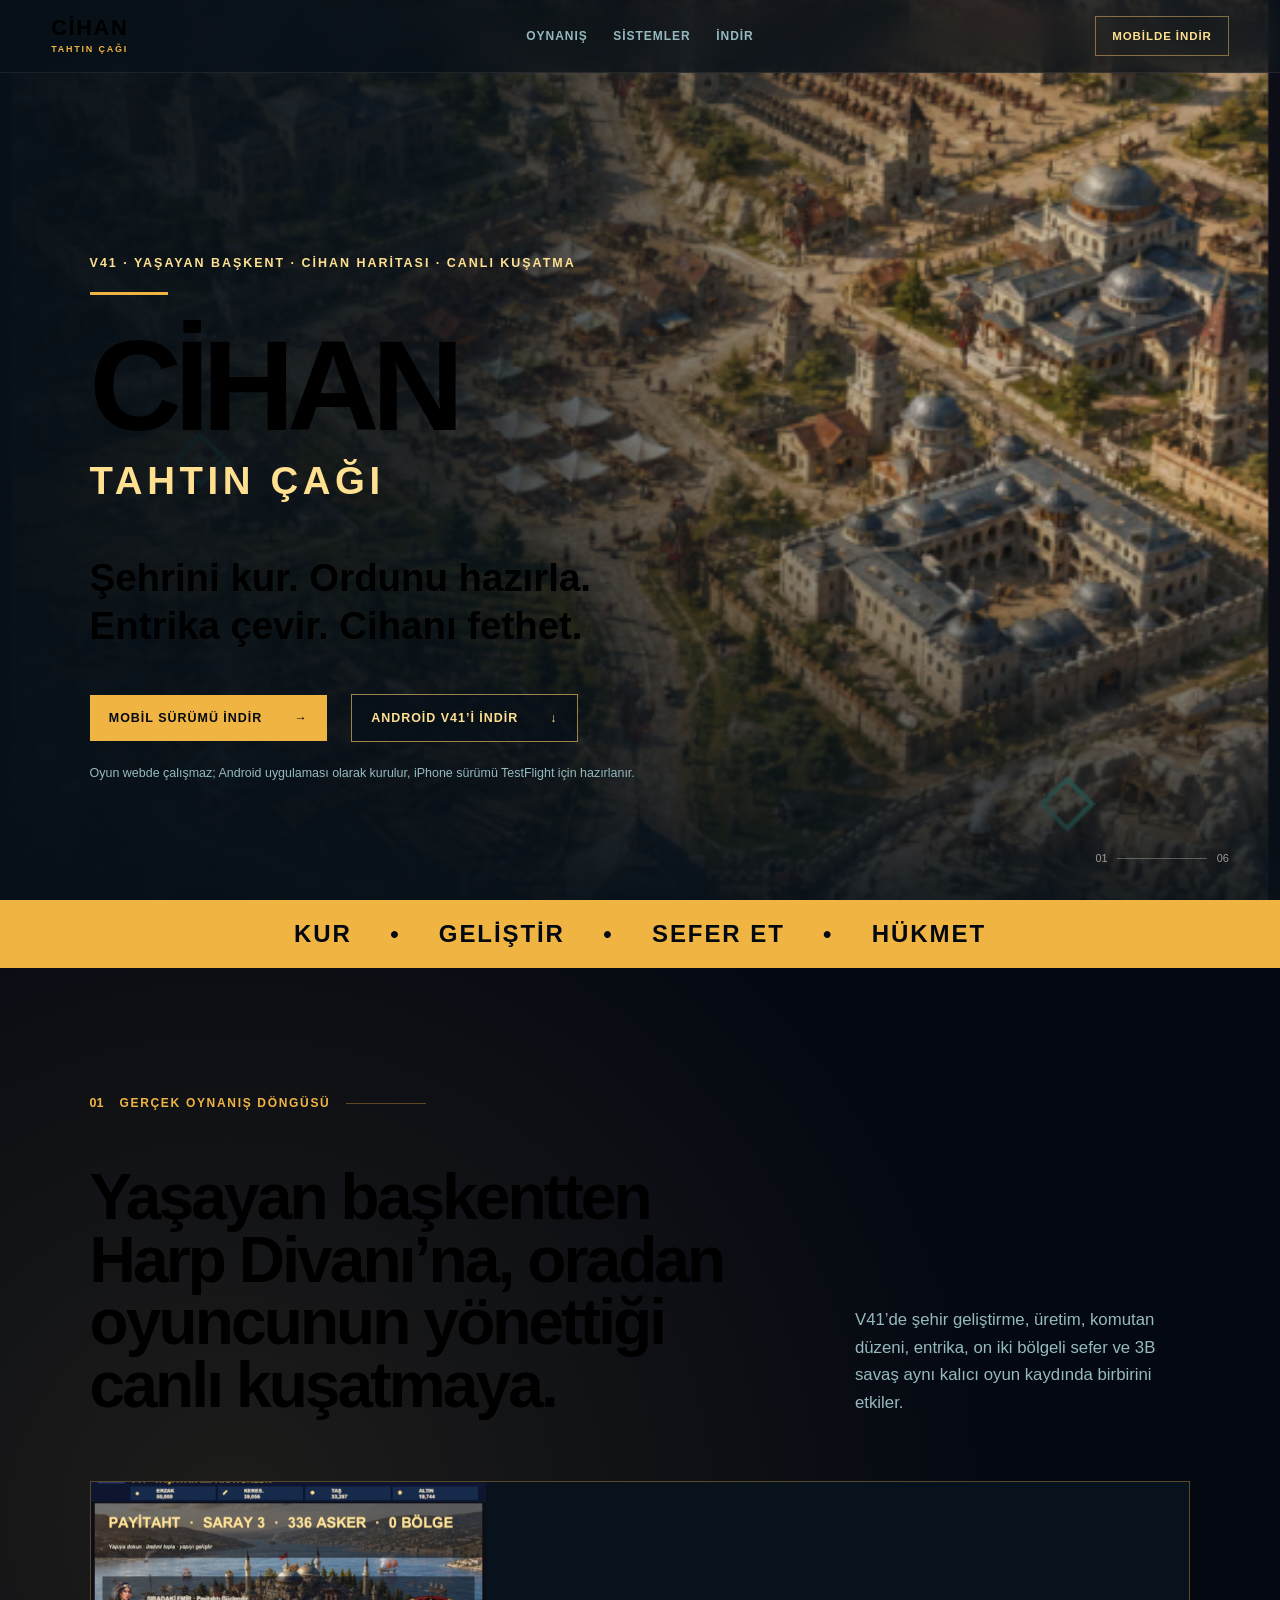
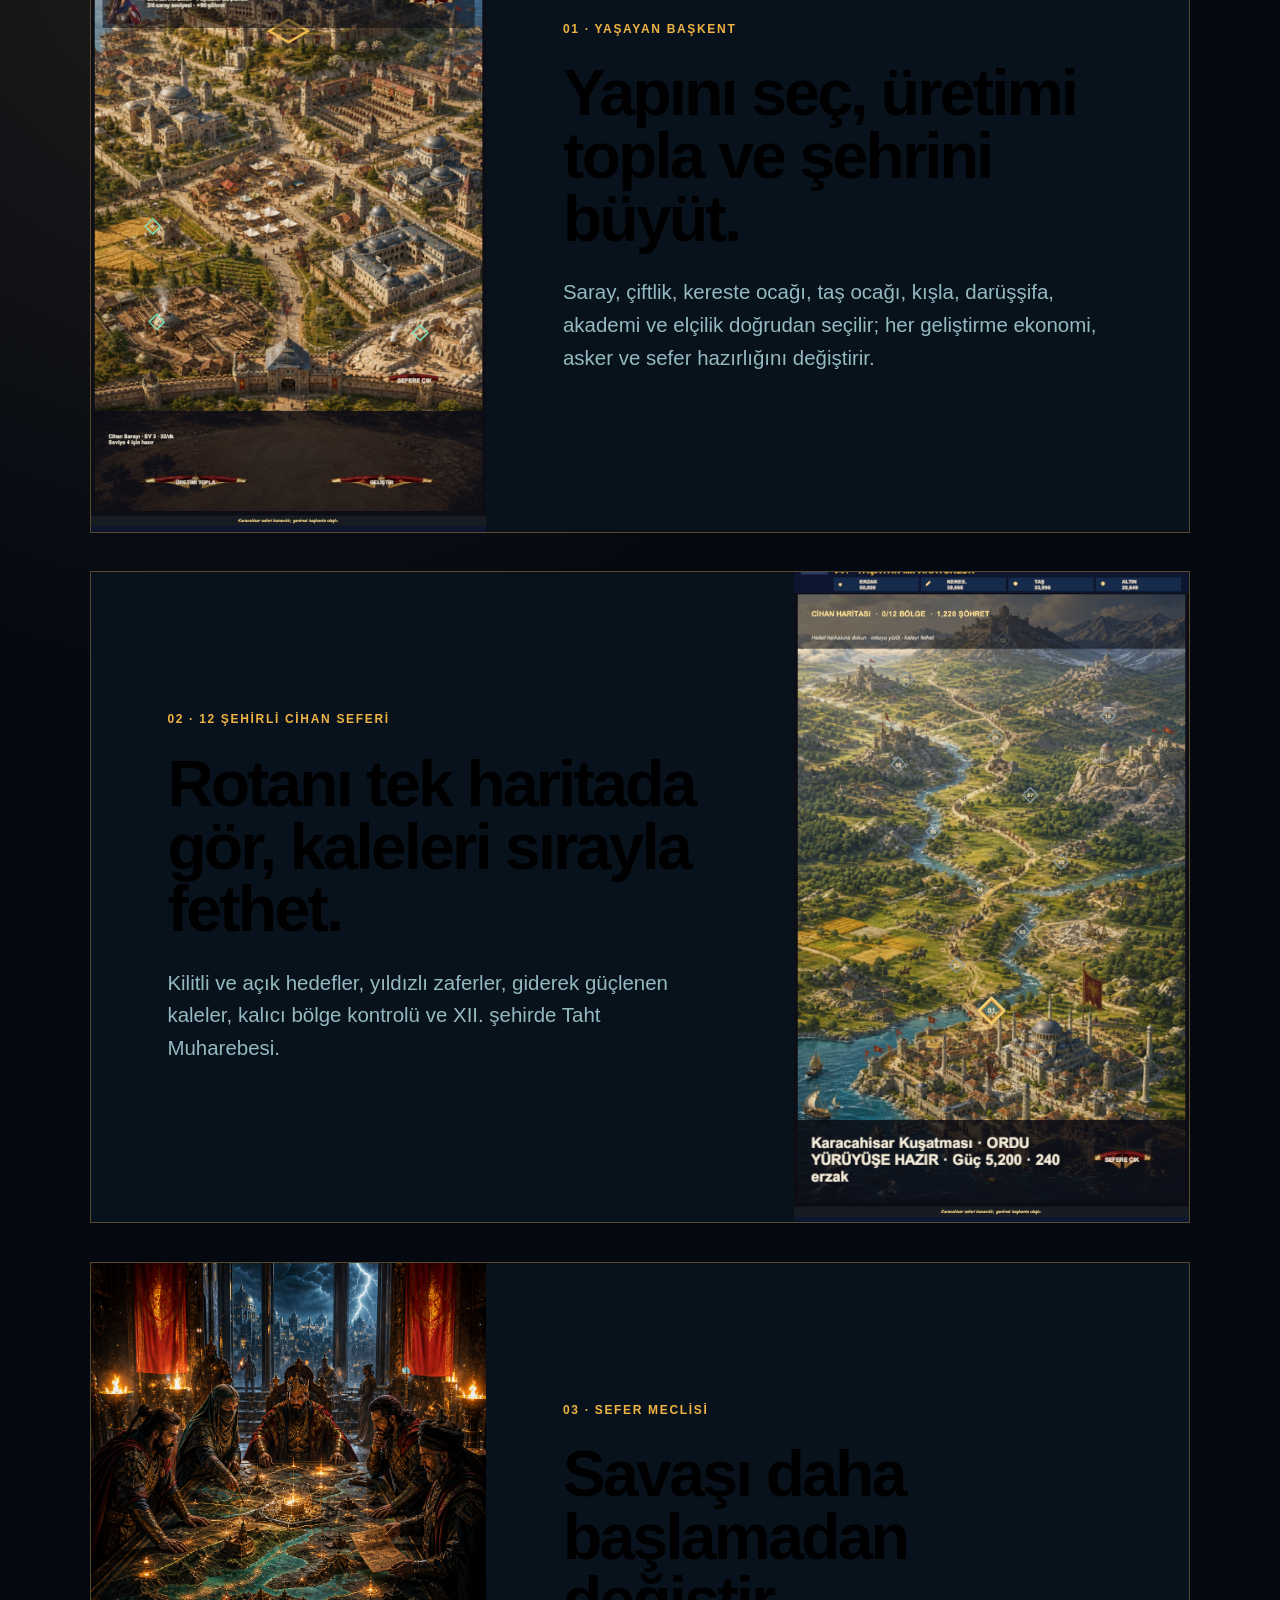
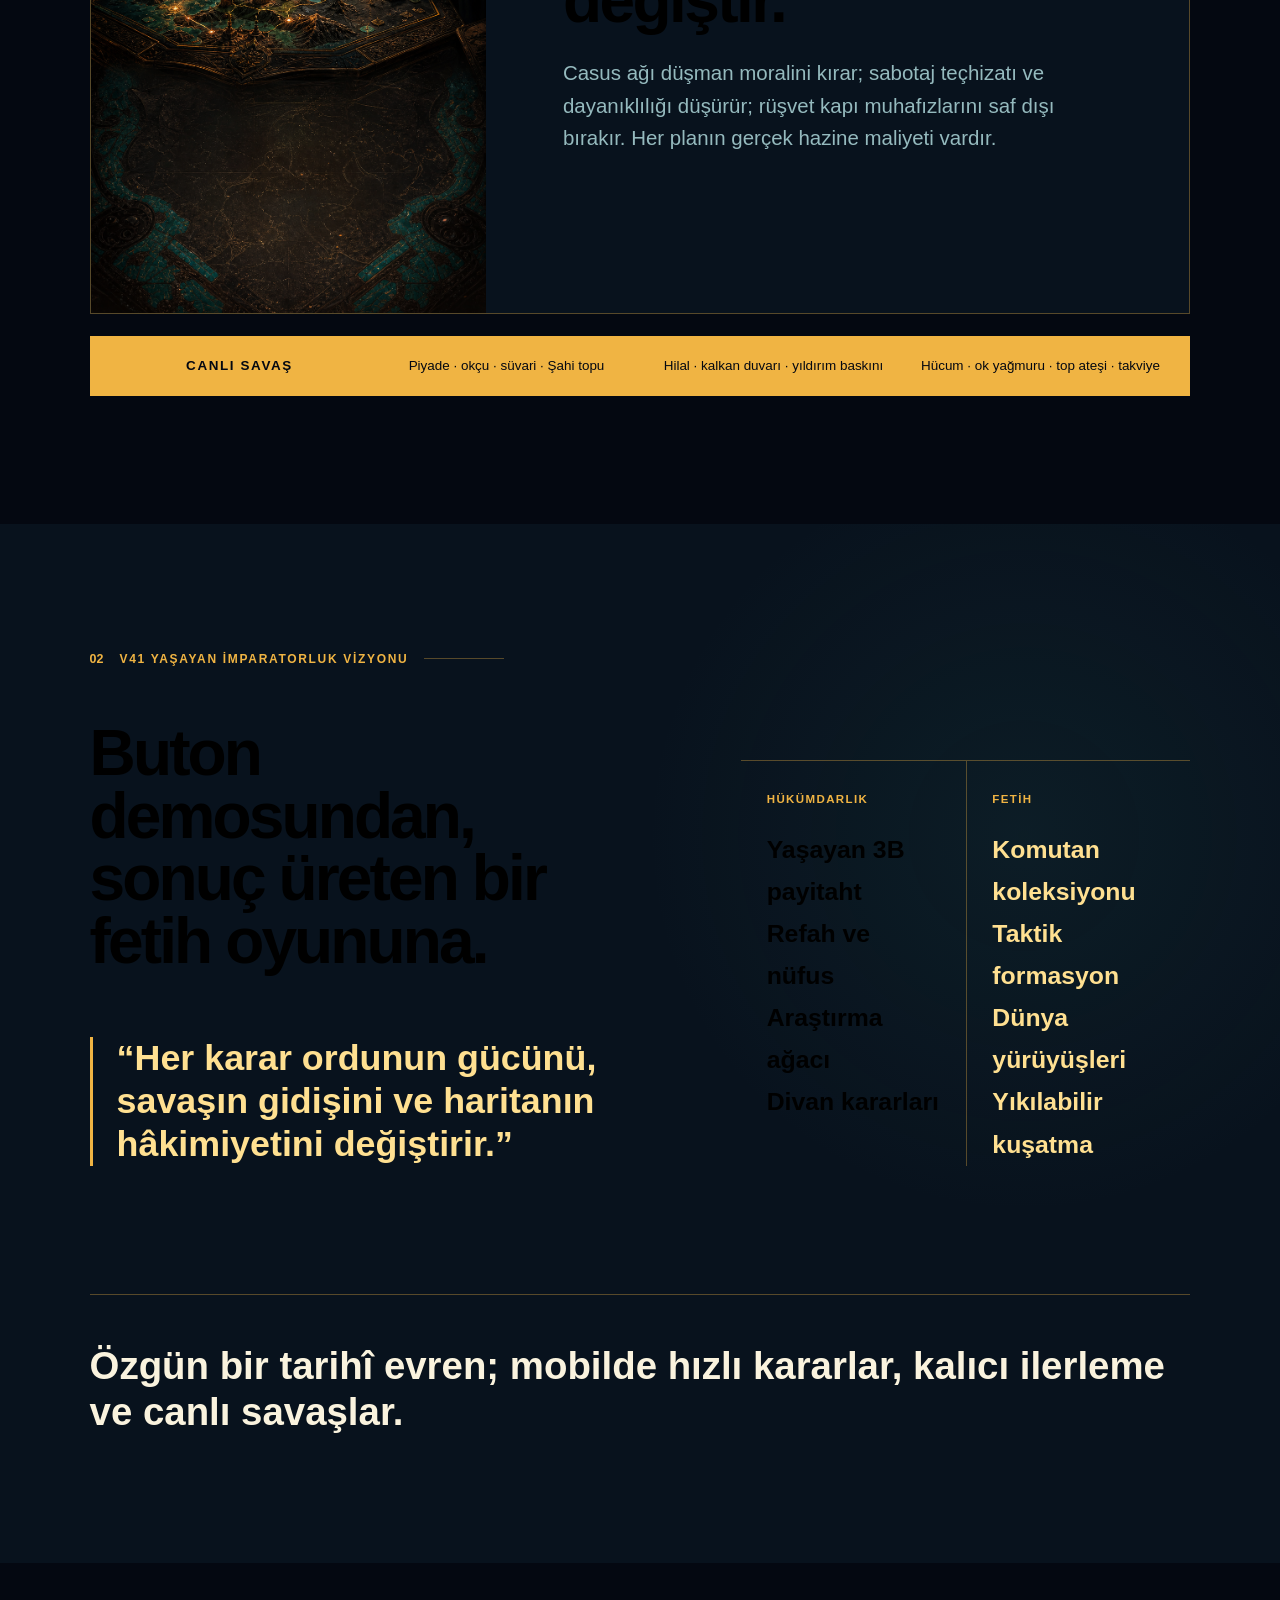
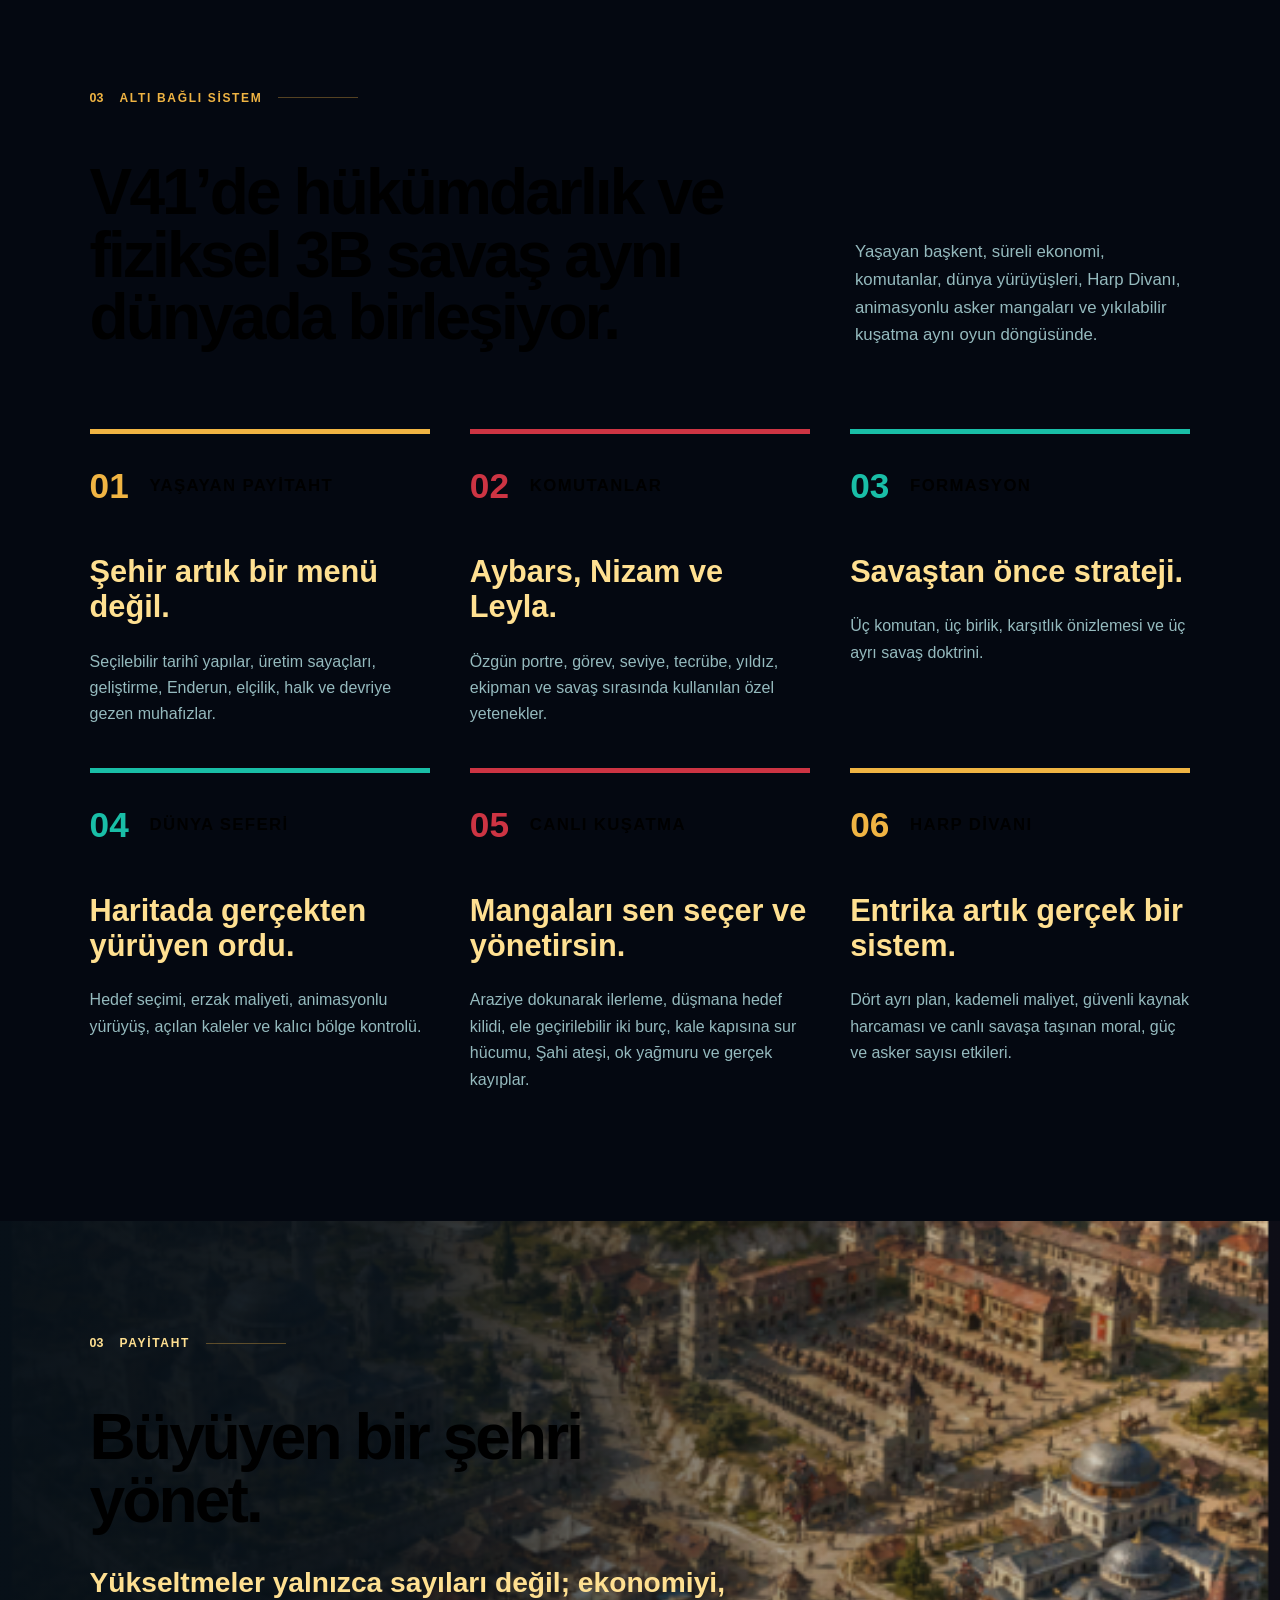
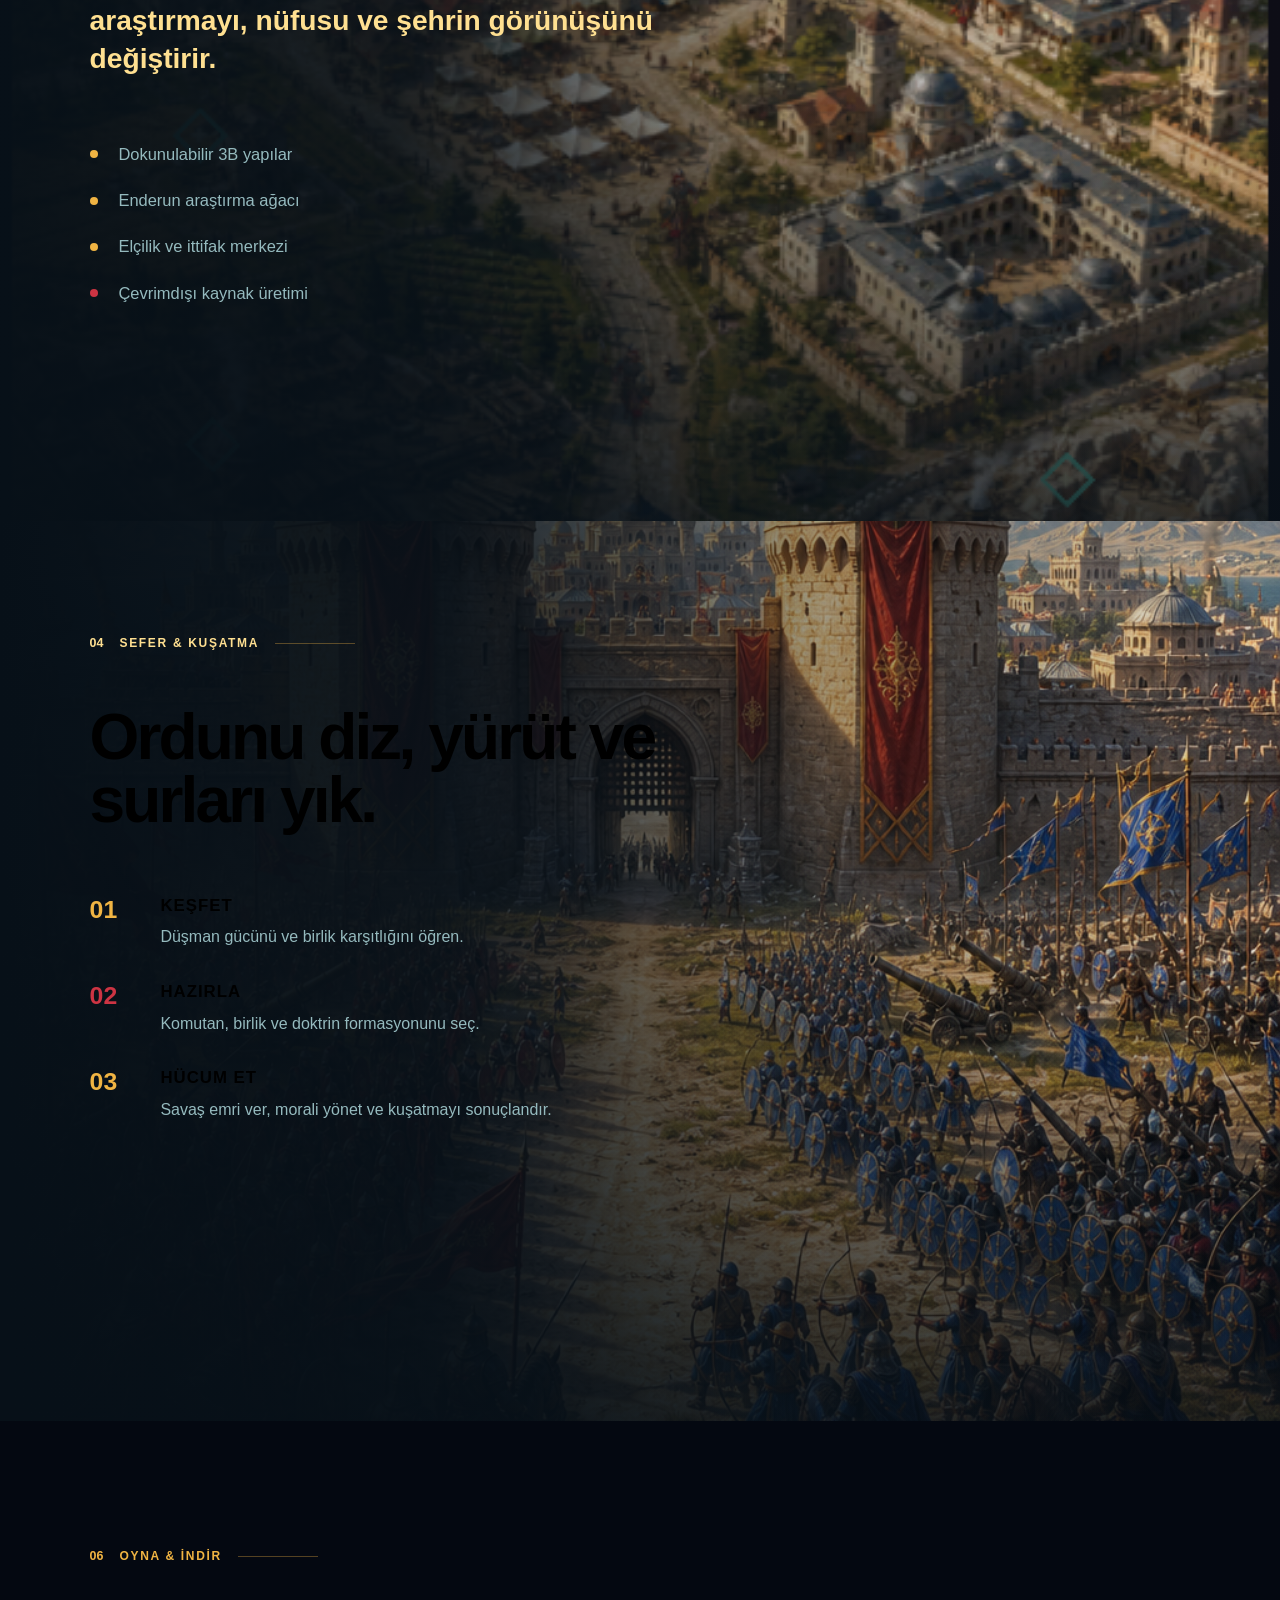
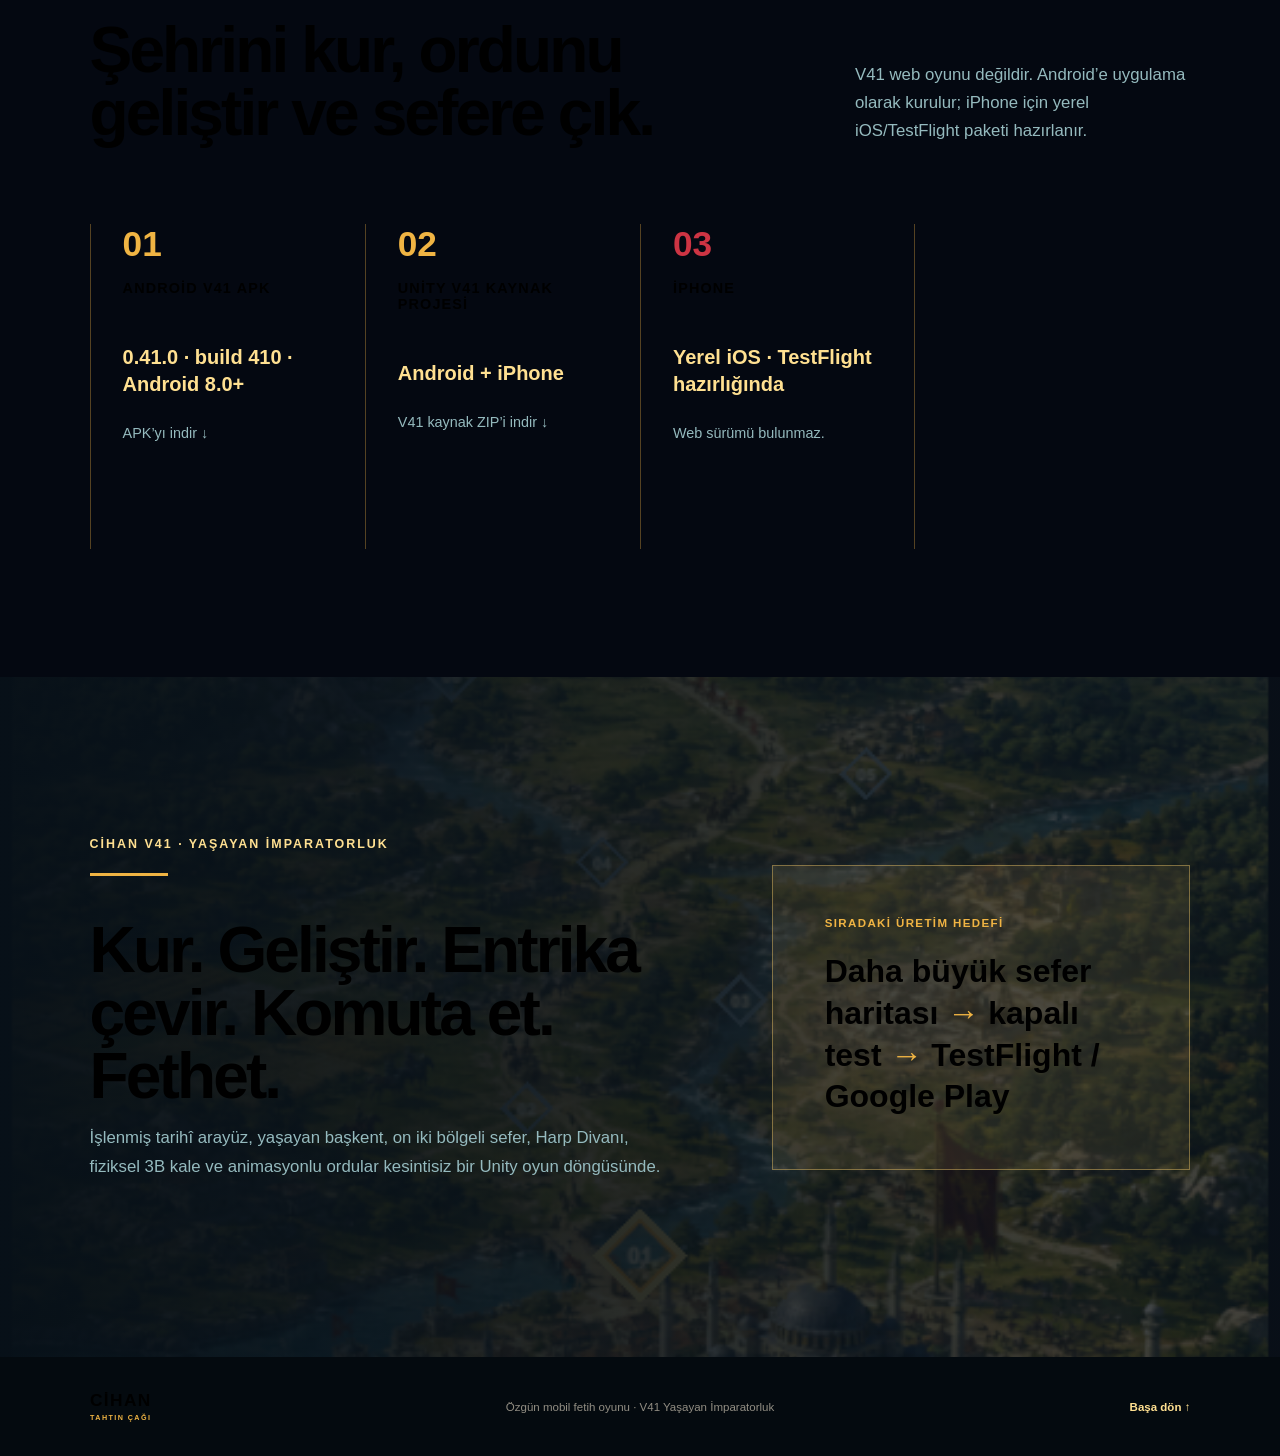
<file: index.html>
<!doctype html>
<html lang="tr">
<head>
  <meta charset="utf-8">
  <meta name="viewport" content="width=device-width,initial-scale=1">
  <title>CİHAN: Tahtın Çağı — Yaşayan İmparatorluk V41</title>
  <meta name="description" content="Yaşayan başkent, on iki bölgeli sefer haritası, entrika, komutanlar ve gerçek zamanlı kuşatmayla CİHAN V41 mobil oyunu.">
  <meta property="og:title" content="CİHAN: Tahtın Çağı — Yaşayan İmparatorluk V41">
  <meta property="og:description" content="Şehrini kur, ordunu hazırla, entrika çevir ve kaleleri fethet.">
  <meta property="og:type" content="website">
  <meta property="og:image" content="https://selinturkmen1184-web.github.io/cihan-tahtin-cagi/cihan-v41-capital.png">
  <link rel="canonical" href="https://selinturkmen1184-web.github.io/cihan-tahtin-cagi/">
  <link rel="stylesheet" href="./styles.css">
</head>
<body>
<main>
  <header class="site-header">
    <a class="wordmark" href="#top" aria-label="Cihan ana sayfa"><span>CİHAN</span><small>TAHTIN ÇAĞI</small></a>
    <nav aria-label="Ana menü"><a href="#oynanis">Oynanış</a><a href="#sistemler">Sistemler</a><a href="#indir">İndir</a></nav>
    <a class="header-cta" href="#indir">Mobilde İndir</a>
  </header>

  <section class="hero" id="top" aria-labelledby="hero-title">
    <div class="hero-scrim"></div>
    <div class="hero-content">
      <p class="eyebrow">V41 · YAŞAYAN BAŞKENT · CİHAN HARİTASI · CANLI KUŞATMA</p>
      <div class="gold-line"></div>
      <h1 id="hero-title"><span>CİHAN</span><em>TAHTIN ÇAĞI</em></h1>
      <p class="hero-statement">Şehrini kur. Ordunu hazırla.<br>Entrika çevir. Cihanı fethet.</p>
      <div class="hero-actions">
        <a class="primary-button" href="#indir">Mobil Sürümü İndir <span aria-hidden="true">→</span></a>
        <a class="primary-button secondary-button" href="https://github.com/selinturkmen1184-web/cihan-tahtin-cagi/releases/download/v41/Cihan-Tahtin-Cagi-v41.apk">Android V41’i İndir <span aria-hidden="true">↓</span></a>
        <span>Oyun webde çalışmaz; Android uygulaması olarak kurulur, iPhone sürümü TestFlight için hazırlanır.</span>
      </div>
    </div>
    <div class="hero-index" aria-hidden="true"><span>01</span><i></i><span>06</span></div>
  </section>

  <div class="manifesto-strip" aria-label="Oyun döngüsü"><span>KUR</span><i>•</i><span>GELİŞTİR</span><i>•</i><span>SEFER ET</span><i>•</i><span>HÜKMET</span></div>

  <section class="section playable-section" id="oynanis">
    <div class="section-kicker"><span>01</span><p>GERÇEK OYNANIŞ DÖNGÜSÜ</p></div>
    <div class="section-heading-row"><h2>Yaşayan başkentten Harp Divanı’na, oradan oyuncunun yönettiği canlı kuşatmaya.</h2><p>V41’de şehir geliştirme, üretim, komutan düzeni, entrika, on iki bölgeli sefer ve 3B savaş aynı kalıcı oyun kaydında birbirini etkiler.</p></div>
    <div class="playable-grid">
      <article class="playable-card">
        <img src="./cihan-v41-capital.png" alt="CİHAN V41 yaşayan başkent, saray, kışla, pazar, çiftlik ve üretim bölgeleri">
        <div><span>01 · YAŞAYAN BAŞKENT</span><h3>Yapını seç, üretimi topla ve şehrini büyüt.</h3><p>Saray, çiftlik, kereste ocağı, taş ocağı, kışla, darüşşifa, akademi ve elçilik doğrudan seçilir; her geliştirme ekonomi, asker ve sefer hazırlığını değiştirir.</p></div>
      </article>
      <article class="playable-card reverse">
        <img src="./cihan-v41-campaign.png" alt="CİHAN V41 on iki bölgeli yaşayan fetih haritası">
        <div><span>02 · 12 ŞEHİRLİ CİHAN SEFERİ</span><h3>Rotanı tek haritada gör, kaleleri sırayla fethet.</h3><p>Kilitli ve açık hedefler, yıldızlı zaferler, giderek güçlenen kaleler, kalıcı bölge kontrolü ve XII. şehirde Taht Muharebesi.</p></div>
      </article>
      <article class="playable-card">
        <img src="./council-preview-v26.png" alt="CİHAN V26 Köz Harp Divanı ve entrika kararları için özgün tarihî görsel">
        <div><span>03 · SEFER MECLİSİ</span><h3>Savaşı daha başlamadan değiştir.</h3><p>Casus ağı düşman moralini kırar; sabotaj teçhizatı ve dayanıklılığı düşürür; rüşvet kapı muhafızlarını saf dışı bırakır. Her planın gerçek hazine maliyeti vardır.</p></div>
      </article>
    </div>
    <div class="combat-proof"><strong>CANLI SAVAŞ</strong><span>Piyade · okçu · süvari · Şahi topu</span><span>Hilal · kalkan duvarı · yıldırım baskını</span><span>Hücum · ok yağmuru · top ateşi · takviye</span></div>
  </section>

  <section class="section vision-section" id="vizyon">
    <div class="section-kicker"><span>02</span><p>V41 YAŞAYAN İMPARATORLUK VİZYONU</p></div>
    <div class="vision-grid">
      <div>
        <h2>Buton demosundan, sonuç üreten bir fetih oyununa.</h2>
        <blockquote>“Her karar ordunun gücünü, savaşın gidişini ve haritanın hâkimiyetini değiştirir.”</blockquote>
      </div>
      <div class="comparison" aria-label="Oyun katmanları">
        <div><p>Hükümdarlık</p><ul><li>Yaşayan 3B payitaht</li><li>Refah ve nüfus</li><li>Araştırma ağacı</li><li>Divan kararları</li></ul></div>
        <div><p>Fetih</p><ul><li>Komutan koleksiyonu</li><li>Taktik formasyon</li><li>Dünya yürüyüşleri</li><li>Yıkılabilir kuşatma</li></ul></div>
      </div>
    </div>
    <p class="section-thesis">Özgün bir tarihî evren; mobilde hızlı kararlar, kalıcı ilerleme ve canlı savaşlar.</p>
  </section>

  <section class="section systems-section" id="sistemler">
    <div class="section-kicker"><span>03</span><p>ALTI BAĞLI SİSTEM</p></div>
    <div class="section-heading-row"><h2>V41’de hükümdarlık ve fiziksel 3B savaş aynı dünyada birleşiyor.</h2><p>Yaşayan başkent, süreli ekonomi, komutanlar, dünya yürüyüşleri, Harp Divanı, animasyonlu asker mangaları ve yıkılabilir kuşatma aynı oyun döngüsünde.</p></div>
    <div class="system-grid">
      <article class="system gold"><div class="system-top"><span>01</span><h3>Yaşayan Payitaht</h3></div><h4>Şehir artık bir menü değil.</h4><p>Seçilebilir tarihî yapılar, üretim sayaçları, geliştirme, Enderun, elçilik, halk ve devriye gezen muhafızlar.</p></article>
      <article class="system crimson"><div class="system-top"><span>02</span><h3>Komutanlar</h3></div><h4>Aybars, Nizam ve Leyla.</h4><p>Özgün portre, görev, seviye, tecrübe, yıldız, ekipman ve savaş sırasında kullanılan özel yetenekler.</p></article>
      <article class="system teal"><div class="system-top"><span>03</span><h3>Formasyon</h3></div><h4>Savaştan önce strateji.</h4><p>Üç komutan, üç birlik, karşıtlık önizlemesi ve üç ayrı savaş doktrini.</p></article>
      <article class="system teal"><div class="system-top"><span>04</span><h3>Dünya Seferi</h3></div><h4>Haritada gerçekten yürüyen ordu.</h4><p>Hedef seçimi, erzak maliyeti, animasyonlu yürüyüş, açılan kaleler ve kalıcı bölge kontrolü.</p></article>
      <article class="system crimson"><div class="system-top"><span>05</span><h3>Canlı Kuşatma</h3></div><h4>Mangaları sen seçer ve yönetirsin.</h4><p>Araziye dokunarak ilerleme, düşmana hedef kilidi, ele geçirilebilir iki burç, kale kapısına sur hücumu, Şahi ateşi, ok yağmuru ve gerçek kayıplar.</p></article>
      <article class="system gold"><div class="system-top"><span>06</span><h3>Harp Divanı</h3></div><h4>Entrika artık gerçek bir sistem.</h4><p>Dört ayrı plan, kademeli maliyet, güvenli kaynak harcaması ve canlı savaşa taşınan moral, güç ve asker sayısı etkileri.</p></article>
    </div>
  </section>

  <section class="capital-section" aria-labelledby="capital-title">
    <div class="capital-overlay"></div>
    <div class="capital-copy">
      <div class="section-kicker light"><span>03</span><p>PAYİTAHT</p></div>
      <h2 id="capital-title">Büyüyen bir şehri yönet.</h2>
      <p class="lead">Yükseltmeler yalnızca sayıları değil; ekonomiyi, araştırmayı, nüfusu ve şehrin görünüşünü değiştirir.</p>
      <ul class="feature-list"><li>Dokunulabilir 3B yapılar</li><li>Enderun araştırma ağacı</li><li>Elçilik ve ittifak merkezi</li><li>Çevrimdışı kaynak üretimi</li></ul>
    </div>
  </section>

  <section class="war-section" aria-labelledby="war-title">
    <div class="war-overlay"></div>
    <div class="war-copy">
      <div class="section-kicker light"><span>04</span><p>SEFER &amp; KUŞATMA</p></div>
      <h2 id="war-title">Ordunu diz, yürüt ve surları yık.</h2>
      <ol class="war-steps">
        <li><span>01</span><div><h3>Keşfet</h3><p>Düşman gücünü ve birlik karşıtlığını öğren.</p></div></li>
        <li><span>02</span><div><h3>Hazırla</h3><p>Komutan, birlik ve doktrin formasyonunu seç.</p></div></li>
        <li><span>03</span><div><h3>Hücum Et</h3><p>Savaş emri ver, morali yönet ve kuşatmayı sonuçlandır.</p></div></li>
      </ol>
    </div>
  </section>

  <section class="section roadmap-section" id="indir">
    <div class="section-kicker"><span>06</span><p>OYNA &amp; İNDİR</p></div>
    <div class="section-heading-row"><h2>Şehrini kur, ordunu geliştir ve sefere çık.</h2><p>V41 web oyunu değildir. Android’e uygulama olarak kurulur; iPhone için yerel iOS/TestFlight paketi hazırlanır.</p></div>
    <div class="phase-grid">
      <article><span>01</span><h3>Android V41 APK</h3><h4>0.41.0 · build 410 · Android 8.0+</h4><p><a href="https://github.com/selinturkmen1184-web/cihan-tahtin-cagi/releases/download/v41/Cihan-Tahtin-Cagi-v41.apk">APK’yı indir ↓</a></p></article>
      <article><span>02</span><h3>Unity V41 Kaynak Projesi</h3><h4>Android + iPhone</h4><p><a href="https://github.com/selinturkmen1184-web/cihan-tahtin-cagi/releases/download/v41/Cihan-Tahtin-Cagi-Unity-V41-Kaynak.zip">V41 kaynak ZIP’i indir ↓</a></p></article>
      <article><span>03</span><h3>iPhone</h3><h4>Yerel iOS · TestFlight hazırlığında</h4><p>Web sürümü bulunmaz.</p></article>
    </div>
  </section>

  <section class="decision-section">
    <div><p class="eyebrow">CİHAN V41 · YAŞAYAN İMPARATORLUK</p><div class="gold-line"></div><h2>Kur. Geliştir. Entrika çevir. Komuta et. Fethet.</h2><p>İşlenmiş tarihî arayüz, yaşayan başkent, on iki bölgeli sefer, Harp Divanı, fiziksel 3B kale ve animasyonlu ordular kesintisiz bir Unity oyun döngüsünde.</p></div>
    <aside><p>Sıradaki üretim hedefi</p><h3>Daha büyük sefer haritası <span>→</span> kapalı test <span>→</span> TestFlight / Google Play</h3></aside>
  </section>

  <footer><div class="wordmark footer-mark"><span>CİHAN</span><small>TAHTIN ÇAĞI</small></div><p>Özgün mobil fetih oyunu · V41 Yaşayan İmparatorluk</p><a href="#top">Başa dön ↑</a></footer>
</main>
</body>
</html>
</file>
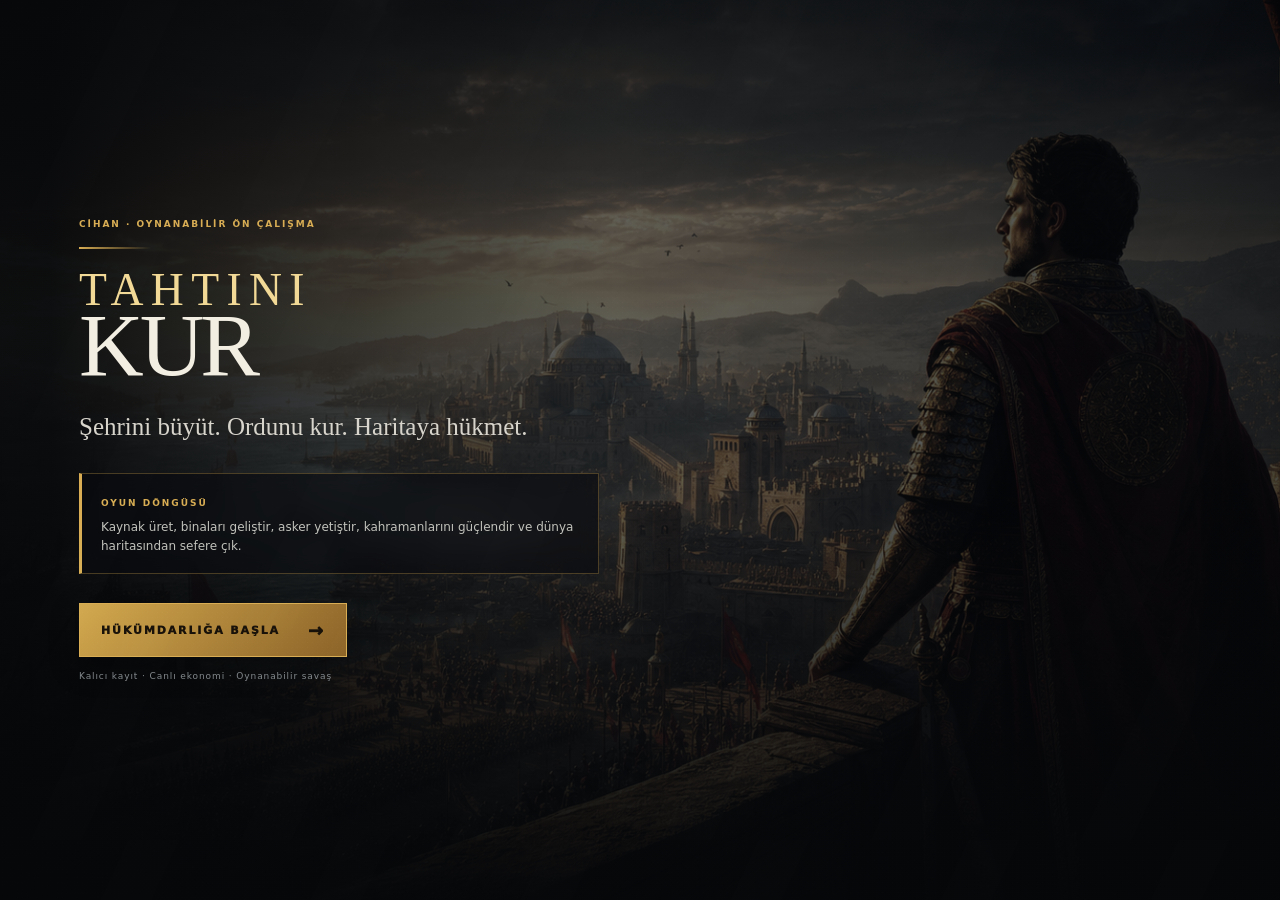
<file: demo/index.html>
<!doctype html>
<html lang="tr">
  <head>
    <meta charset="UTF-8" />
    <meta name="viewport" content="width=device-width, initial-scale=1.0" />
    <meta
      name="description"
      content="CİHAN: Tahtın Çağı için tarayıcıda oynanabilen sınır kalesi kuşatma demosu."
    />
    <meta name="theme-color" content="#080b10" />
    <title>CİHAN: Sınır Kalesi — Oynanabilir Demo</title>
    <link
      rel="preload"
      as="image"
      href="./assets/unit-sprites.png?v=20260724-4"
      fetchpriority="high"
    />
    <link rel="stylesheet" href="./demo.css?v=20260724-5" />
    <link rel="stylesheet" href="./kingdom.css?v=20260724-5" />
  </head>
  <body>
    <div class="grain" aria-hidden="true"></div>

    <header class="game-header">
      <a class="brand" href="../" aria-label="Cihan ana sayfasına dön">
        <span>CİHAN</span>
        <small>TAHTIN ÇAĞI</small>
      </a>
      <div class="scenario-label">
        <span id="headerModeLabel">Yaşayan strateji demosu</span>
        <strong id="headerLocationLabel">Payitaht</strong>
      </div>
      <div class="header-actions">
        <button class="quiet-button" id="restartButton" type="button">
          Tahta Dön
        </button>
        <a class="quiet-button" href="../">Vizyon Sitesi</a>
      </div>
    </header>

    <main class="kingdom-shell" id="kingdomShell" hidden>
      <section class="kingdom-commandbar" aria-label="Hükümdarlık durumu">
        <div class="ruler-seal" aria-hidden="true">ST</div>
        <div class="ruler-copy">
          <span>SELİN HATUN · CİHAN HÜKÜMDARI</span>
          <strong>Payitaht <i>Seviye <b id="palaceLevel">6</b></i></strong>
        </div>
        <div class="kingdom-power">
          <span>DEVLET GÜCÜ</span>
          <strong id="kingdomPower">12.840</strong>
        </div>
        <div class="kingdom-resources" id="kingdomResources">
          <article data-meta-resource="food">
            <span class="resource-glyph">●</span>
            <div><small>ERZAK</small><strong id="metaFood">18.400</strong></div>
          </article>
          <article data-meta-resource="wood">
            <span class="resource-glyph">╱</span>
            <div><small>KERES.</small><strong id="metaWood">11.200</strong></div>
          </article>
          <article data-meta-resource="stone">
            <span class="resource-glyph">◆</span>
            <div><small>TAŞ</small><strong id="metaStone">8.600</strong></div>
          </article>
          <article data-meta-resource="gold">
            <span class="resource-glyph">◉</span>
            <div><small>ALTIN</small><strong id="metaGold">5.400</strong></div>
          </article>
        </div>
        <button
          class="notification-button"
          id="notificationButton"
          type="button"
          aria-label="Bildirimleri aç"
        >
          <span aria-hidden="true">♢</span><i id="notificationCount">3</i>
        </button>
      </section>

      <nav class="kingdom-nav" id="kingdomNav" aria-label="Oyun bölümleri">
        <button class="active" data-screen="city" type="button">
          <span>♜</span>Başkent
        </button>
        <button data-screen="map" type="button"><span>⌖</span>Dünya</button>
        <button data-screen="army" type="button"><span>⚔</span>Ordu</button>
        <button data-screen="heroes" type="button">
          <span>♞</span>Kahramanlar
        </button>
        <button data-screen="quests" type="button">
          <span>◇</span>Görevler <i id="questBadge">2</i>
        </button>
        <button data-screen="alliance" type="button">
          <span>⚑</span>İttifak
        </button>
        <button data-screen="season" type="button"><span>✦</span>Sezon</button>
      </nav>

      <section
        class="kingdom-content"
        id="kingdomContent"
        aria-live="polite"
      ></section>
    </main>

    <main class="game-shell" id="battleShell" hidden>
      <section class="campaign-strip" aria-label="Sefer ilerlemesi">
        <div class="campaign-copy">
          <p id="chapterLabel">BÖLÜM 01 · ALARM</p>
          <h1 id="campaignTitle">Sınırda Son Gece</h1>
        </div>
        <div class="turn-track">
          <div class="turn-meta">
            <span id="turnCounter">KARAR 1 / 5</span>
            <span id="timeLabel">GÜNBATIMI</span>
          </div>
          <ol id="turnPips" aria-label="Karar ilerlemesi">
            <li class="active"><span>1</span></li>
            <li><span>2</span></li>
            <li><span>3</span></li>
            <li><span>4</span></li>
            <li><span>5</span></li>
          </ol>
        </div>
      </section>

      <section class="game-grid">
        <div class="world-panel">
          <div class="world-image" id="worldImage">
            <div class="world-vignette" aria-hidden="true"></div>
            <div class="battle-stage" id="battleStage" hidden>
              <canvas
                id="battleCanvas"
                width="1000"
                height="560"
                aria-label="Gerçek zamanlı kuşatma savaş alanı"
              ></canvas>
              <div class="battle-topbar">
                <div>
                  <span>KALE DAYANIKLILIĞI</span>
                  <strong id="battleFortressValue">100</strong>
                  <div class="battle-meter friendly">
                    <i id="battleFortressMeter"></i>
                  </div>
                </div>
                <div class="battle-timer">
                  <span>ŞAFAĞA KALAN</span>
                  <strong id="battleTimer">00:45</strong>
                </div>
                <div>
                  <span>DÜŞMAN KUVVETİ</span>
                  <strong id="battleEnemyValue">0</strong>
                  <div class="battle-meter enemy">
                    <i id="battleEnemyMeter"></i>
                  </div>
                </div>
              </div>
              <div class="battle-message" id="battleMessage">
                <span>HÜCUM NOKTASI</span>
                Haritada istediğin yere dokun; birliklerin o hatta ilerlesin.
              </div>
              <div class="battle-countdown" id="battleCountdown" hidden>
                <span id="battleCountdownValue">3</span>
                <small>SURLARI SAVUN</small>
              </div>
            </div>
            <div class="weather weather-one" aria-hidden="true"></div>
            <div class="weather weather-two" aria-hidden="true"></div>

            <div class="map-status enemy-status">
              <span>DÜŞMAN ORDUSU</span>
              <strong id="enemyStrength">100%</strong>
              <div class="mini-bar">
                <i id="enemyBar" style="width: 100%"></i>
              </div>
            </div>

            <div class="map-status fortress-status">
              <span>SINIR KALESİ</span>
              <strong id="fortressStrength">45%</strong>
              <div class="mini-bar friendly">
                <i id="fortressBar" style="width: 45%"></i>
              </div>
            </div>

            <div class="map-marker fortress-marker">
              <span class="marker-pulse"></span>
              <i>KALE</i>
            </div>
            <div class="map-marker enemy-marker">
              <span class="marker-pulse"></span>
              <i>DÜŞMAN</i>
            </div>
            <div class="map-marker scout-marker" id="scoutMarker">
              <span class="marker-pulse"></span>
              <i>KEŞİF</i>
            </div>
            <div class="map-marker ally-marker" id="allyMarker">
              <span class="marker-pulse"></span>
              <i>TAKVİYE</i>
            </div>

            <div class="world-caption">
              <span id="locationLabel">BATI SINIRI · KARACAHİSAR GEÇİDİ</span>
              <p id="worldCaption">
                Düşman sancakları ufukta belirdi. Kale, yardım gelene kadar
                dayanmak zorunda.
              </p>
            </div>
          </div>

          <div class="resource-board" aria-label="Sefer kaynakları">
            <article class="resource-card" data-resource="erzak">
              <div>
                <span>ERZAK</span>
                <strong id="resourceErzak">72</strong>
              </div>
              <div class="resource-bar"><i id="barErzak"></i></div>
            </article>
            <article class="resource-card" data-resource="moral">
              <div>
                <span>MORAL</span>
                <strong id="resourceMoral">64</strong>
              </div>
              <div class="resource-bar"><i id="barMoral"></i></div>
            </article>
            <article class="resource-card" data-resource="hazine">
              <div>
                <span>HAZİNE</span>
                <strong id="resourceHazine">58</strong>
              </div>
              <div class="resource-bar"><i id="barHazine"></i></div>
            </article>
            <article class="resource-card" data-resource="itibar">
              <div>
                <span>İTİBAR</span>
                <strong id="resourceItibar">46</strong>
              </div>
              <div class="resource-bar"><i id="barItibar"></i></div>
            </article>
          </div>
        </div>

        <aside class="decision-panel" aria-labelledby="decisionTitle">
          <div class="decision-heading">
            <span id="sceneEyebrow">ALARM ÇANLARI</span>
            <h2 id="decisionTitle">İlk emrin ne olacak?</h2>
            <p id="sceneNarrative">
              Gözcüler üç düşman kolunun geçide yaklaştığını bildiriyor. Gece
              çökmeden tek bir hazırlığa zaman var.
            </p>
          </div>

          <div class="advisor-card">
            <div class="advisor-portrait" id="advisorPortrait" aria-hidden="true">
              <span>N</span>
            </div>
            <div>
              <span id="advisorName">NİZAM · BAŞVEKİL</span>
              <p id="advisorText">
                “Hünkârım, ilk emriniz yalnız kaleyi değil, askerlerin size
                duyduğu güveni de şekillendirecek.”
              </p>
            </div>
          </div>

          <div class="choice-list" id="choiceList" aria-live="polite"></div>

          <div class="last-result" id="lastResult" aria-live="polite" hidden>
            <span>EMRİNİN SONUCU</span>
            <p id="lastResultText"></p>
          </div>
        </aside>
      </section>

      <section class="chronicle-panel" aria-label="Sefer günlüğü">
        <div class="chronicle-heading">
          <span>SEFER GÜNLÜĞÜ</span>
          <strong id="strategyLabel">Henüz bir yol seçilmedi</strong>
        </div>
        <ol id="chronicleList">
          <li>
            <time>Günbatımı</time>
            <p>Düşman ordusu Karacahisar Geçidi’nde görüldü.</p>
          </li>
        </ol>
      </section>
    </main>

    <div class="opening-screen" id="openingScreen">
      <div class="opening-backdrop" aria-hidden="true"></div>
      <div class="opening-copy">
        <p class="eyebrow">CİHAN · OYNANABİLİR ÖN ÇALIŞMA</p>
        <div class="gold-rule"></div>
        <h2>
          <span>TAHTINI</span>
          KUR
        </h2>
        <p class="opening-lead">
          Şehrini büyüt. Ordunu kur. Haritaya hükmet.
        </p>
        <div class="mission-card">
          <span>OYUN DÖNGÜSÜ</span>
          <p>
            Kaynak üret, binaları geliştir, asker yetiştir, kahramanlarını
            güçlendir ve dünya haritasından sefere çık.
          </p>
        </div>
        <button class="start-button" id="startButton" type="button">
          <span>HÜKÜMDARLIĞA BAŞLA</span>
          <i aria-hidden="true">→</i>
        </button>
        <small>Kalıcı kayıt · Canlı ekonomi · Oynanabilir savaş</small>
      </div>
    </div>

    <div
      class="outcome-screen"
      id="outcomeScreen"
      role="dialog"
      aria-modal="true"
      aria-labelledby="outcomeTitle"
      hidden
    >
      <div class="outcome-backdrop" aria-hidden="true"></div>
      <div class="outcome-card">
        <p class="eyebrow" id="outcomeEyebrow">SEFER TAMAMLANDI</p>
        <h2 id="outcomeTitle">Kale Ayakta</h2>
        <p id="outcomeCopy"></p>
        <div class="legacy-score">
          <span>MİRAS PUANI</span>
          <strong id="legacyScore">0</strong>
        </div>
        <div class="outcome-stats" id="outcomeStats"></div>
        <blockquote id="legacyQuote"></blockquote>
        <div class="outcome-actions">
          <button class="start-button" id="playAgainButton" type="button">
            Ganimeti Başkente Taşı
          </button>
          <button class="secondary-link button-link" id="retryBattleButton" type="button">
            Yeniden Savaş
          </button>
        </div>
      </div>
    </div>

    <div class="kingdom-modal" id="kingdomModal" hidden>
      <button
        class="modal-scrim"
        id="modalScrim"
        type="button"
        aria-label="Pencereyi kapat"
      ></button>
      <section
        class="kingdom-modal-card"
        id="kingdomModalCard"
        role="dialog"
        aria-modal="true"
        aria-label="Oyun işlemi"
      ></section>
    </div>

    <div class="game-toast" id="gameToast" role="status" aria-live="polite" hidden>
      <span id="toastIcon">✓</span>
      <p id="toastText">Emir yerine getirildi.</p>
    </div>

    <noscript>
      <div class="noscript">
        Bu oynanabilir demo için tarayıcında JavaScript açık olmalı.
      </div>
    </noscript>

    <script src="./demo.js?v=20260724-6"></script>
    <script src="./kingdom.js?v=20260724-6"></script>
  </body>
</html>
</file>
<file: styles.css>
:root {
  --ink: #040811;
  --ink-2: #08121d;
  --ink-3: #0e2732;
  --ivory: #faf3de;
  --muted: #95babe;
  --gold: #f0b443;
  --gold-light: #ffe091;
  --crimson: #cd3443;
  --teal: #19bea7;
  --line: rgba(240, 180, 67, 0.34);
}

* {
  box-sizing: border-box;
}

html {
  background: var(--ink);
  scroll-behavior: smooth;
}

body {
  margin: 0;
  background: var(--ink);
  color: var(--ivory);
  font-family:
    "Avenir Next", Avenir, "Helvetica Neue", Arial, sans-serif;
  text-rendering: optimizeLegibility;
}

body,
a {
  color: inherit;
}

a {
  text-decoration: none;
}

::selection {
  background: var(--gold);
  color: var(--ink);
}

.site-header {
  align-items: center;
  backdrop-filter: blur(18px);
  background: rgba(7, 16, 24, 0.72);
  border-bottom: 1px solid rgba(255, 255, 255, 0.08);
  display: grid;
  gap: 2rem;
  grid-template-columns: minmax(150px, 0.8fr) auto minmax(170px, 0.8fr);
  left: 0;
  padding: 1rem clamp(1.25rem, 4vw, 4.5rem);
  position: fixed;
  right: 0;
  top: 0;
  z-index: 20;
}

.wordmark {
  display: inline-flex;
  flex-direction: column;
  line-height: 0.9;
  width: max-content;
}

.wordmark span {
  font-size: 1.35rem;
  font-weight: 800;
  letter-spacing: 0.08em;
}

.wordmark small {
  color: var(--gold);
  font-size: 0.56rem;
  font-weight: 750;
  letter-spacing: 0.2em;
  margin-top: 0.45rem;
}

.site-header nav {
  display: flex;
  gap: clamp(1.1rem, 2vw, 2.25rem);
  justify-content: center;
}

.site-header nav a {
  color: var(--muted);
  font-size: 0.75rem;
  font-weight: 700;
  letter-spacing: 0.08em;
  text-transform: uppercase;
  transition:
    color 180ms ease,
    transform 180ms ease;
}

.site-header nav a:hover,
.site-header nav a:focus-visible {
  color: var(--gold-light);
  transform: translateY(-1px);
}

.header-cta {
  border: 1px solid rgba(214, 177, 95, 0.55);
  color: var(--gold-light);
  font-size: 0.72rem;
  font-weight: 800;
  justify-self: end;
  letter-spacing: 0.08em;
  padding: 0.8rem 1rem;
  text-transform: uppercase;
  transition:
    background 180ms ease,
    color 180ms ease;
}

.header-cta:hover,
.header-cta:focus-visible {
  background: var(--gold);
  color: var(--ink);
}

.hero {
  background:
    linear-gradient(
      90deg,
      rgba(7, 16, 24, 0.98) 0%,
      rgba(7, 16, 24, 0.86) 34%,
      rgba(7, 16, 24, 0.2) 68%,
      rgba(7, 16, 24, 0.08) 100%
    ),
    linear-gradient(0deg, rgba(7, 16, 24, 0.9) 0%, rgba(7, 16, 24, 0) 45%),
    url("./cihan-v41-capital.png") center 54% / cover no-repeat;
  display: grid;
  min-height: 100svh;
  overflow: hidden;
  place-items: center start;
  position: relative;
}

.hero-content {
  animation: rise 900ms ease-out both;
  margin-left: clamp(1.5rem, 7vw, 7rem);
  max-width: 760px;
  padding: 8.5rem 1rem 5rem 0;
  position: relative;
  z-index: 2;
}

.eyebrow {
  color: var(--gold-light);
  font-size: 0.78rem;
  font-weight: 800;
  letter-spacing: 0.16em;
  margin: 0;
}

.gold-line {
  background: var(--gold);
  height: 3px;
  margin: 1.4rem 0 2.7rem;
  width: 78px;
}

.hero h1 {
  margin: 0;
}

.hero h1 span {
  display: block;
  font-size: clamp(4.6rem, 10vw, 8.7rem);
  font-weight: 800;
  letter-spacing: -0.06em;
  line-height: 0.74;
}

.hero h1 em {
  color: var(--gold-light);
  display: block;
  font-size: clamp(1.45rem, 3vw, 2.5rem);
  font-style: normal;
  font-weight: 750;
  letter-spacing: 0.12em;
  margin-top: 1.6rem;
}

.hero-statement {
  font-size: clamp(1.55rem, 3vw, 2.45rem);
  font-weight: 650;
  line-height: 1.24;
  margin: 3.2rem 0 0;
}

.hero-actions {
  align-items: center;
  display: flex;
  flex-wrap: wrap;
  gap: 1.5rem;
  margin-top: 2.8rem;
}

.primary-button {
  align-items: center;
  background: var(--gold);
  color: var(--ink);
  display: inline-flex;
  font-size: 0.78rem;
  font-weight: 850;
  gap: 2rem;
  letter-spacing: 0.08em;
  padding: 1rem 1.2rem;
  text-transform: uppercase;
  transition:
    background 180ms ease,
    transform 180ms ease;
}

.primary-button:hover,
.primary-button:focus-visible {
  background: var(--gold-light);
  transform: translateY(-2px);
}

.secondary-button {
  background: rgba(7, 16, 24, 0.72);
  border: 1px solid rgba(214, 177, 95, 0.72);
  color: var(--gold-light);
}

.secondary-button:hover,
.secondary-button:focus-visible {
  background: rgba(31, 44, 52, 0.94);
}

.hero-actions > span {
  color: var(--muted);
  font-size: 0.78rem;
}

.hero-index {
  align-items: center;
  bottom: 2.25rem;
  color: rgba(246, 240, 228, 0.6);
  display: flex;
  font-size: 0.68rem;
  gap: 0.6rem;
  position: absolute;
  right: clamp(1.5rem, 4vw, 4.5rem);
  z-index: 2;
}

.hero-index i {
  background: rgba(246, 240, 228, 0.3);
  height: 1px;
  width: 90px;
}

.manifesto-strip {
  align-items: center;
  background: var(--gold);
  color: var(--ink);
  display: flex;
  font-size: clamp(1rem, 2vw, 1.5rem);
  font-weight: 850;
  gap: clamp(1rem, 3vw, 3rem);
  justify-content: center;
  letter-spacing: 0.08em;
  overflow: hidden;
  padding: 1.25rem;
  white-space: nowrap;
}

.manifesto-strip i {
  font-style: normal;
}

.section {
  padding: clamp(5.5rem, 10vw, 9rem) clamp(1.5rem, 7vw, 7rem);
}

.playable-section {
  background:
    radial-gradient(circle at 18% 20%, rgba(214, 177, 95, 0.12), transparent 32%),
    var(--ink);
}

.playable-grid {
  display: grid;
  gap: clamp(1.4rem, 3vw, 3rem);
  margin-top: 4rem;
}

.playable-card {
  align-items: stretch;
  background: var(--ink-2);
  border: 1px solid var(--line);
  display: grid;
  grid-template-columns: minmax(280px, 0.72fr) minmax(0, 1.28fr);
  min-height: 650px;
  overflow: hidden;
}

.playable-card.reverse {
  grid-template-columns: minmax(0, 1.28fr) minmax(280px, 0.72fr);
}

.playable-card.reverse img {
  grid-column: 2;
}

.playable-card.reverse div {
  grid-column: 1;
  grid-row: 1;
}

.playable-card img {
  height: 650px;
  object-fit: cover;
  width: 100%;
}

.playable-card div {
  align-self: center;
  padding: clamp(2rem, 6vw, 6rem);
}

.playable-card span {
  color: var(--gold);
  font-size: 0.75rem;
  font-weight: 850;
  letter-spacing: 0.14em;
}

.playable-card h3 {
  font-size: clamp(2.4rem, 5vw, 5rem);
  letter-spacing: -0.04em;
  line-height: 0.98;
  margin: 1.6rem 0;
}

.playable-card p {
  color: var(--muted);
  font-size: clamp(1rem, 1.6vw, 1.35rem);
  line-height: 1.6;
  max-width: 680px;
}

.combat-proof {
  background: var(--gold);
  color: var(--ink);
  display: grid;
  font-size: 0.84rem;
  gap: 0.75rem;
  grid-template-columns: repeat(4, 1fr);
  margin-top: 1.4rem;
  padding: 1.4rem;
  text-align: center;
}

.combat-proof strong {
  letter-spacing: 0.12em;
}

.section-kicker {
  align-items: center;
  display: flex;
  gap: 1rem;
  margin-bottom: 3.5rem;
}

.section-kicker span {
  color: var(--gold);
  font-size: 0.78rem;
  font-weight: 800;
}

.section-kicker p {
  color: var(--gold);
  font-size: 0.75rem;
  font-weight: 800;
  letter-spacing: 0.14em;
  margin: 0;
}

.section-kicker::after {
  background: var(--line);
  content: "";
  height: 1px;
  width: 80px;
}

.section-kicker.light p,
.section-kicker.light span {
  color: var(--gold-light);
}

.vision-section {
  background:
    radial-gradient(circle at 80% 30%, rgba(44, 107, 103, 0.12), transparent 30%),
    var(--ink-2);
}

.vision-grid {
  display: grid;
  gap: clamp(4rem, 8vw, 9rem);
  grid-template-columns: minmax(0, 1.1fr) minmax(440px, 0.9fr);
}

h2 {
  font-size: clamp(2.5rem, 5vw, 5.6rem);
  letter-spacing: -0.045em;
  line-height: 0.98;
}

.vision-grid h2 {
  margin: 0;
  max-width: 850px;
}

blockquote {
  border-left: 3px solid var(--gold);
  color: var(--gold-light);
  font-size: clamp(1.5rem, 2.8vw, 2.65rem);
  font-weight: 700;
  line-height: 1.2;
  margin: 4rem 0 0;
  padding-left: 1.5rem;
}

.comparison {
  align-self: end;
  border-top: 1px solid var(--line);
  display: grid;
  grid-template-columns: 1fr 1fr;
}

.comparison > div {
  padding: 2rem 1.6rem 0;
}

.comparison > div + div {
  border-left: 1px solid var(--line);
}

.comparison p {
  color: var(--gold);
  font-size: 0.72rem;
  font-weight: 850;
  letter-spacing: 0.12em;
  margin: 0 0 1.5rem;
  text-transform: uppercase;
}

.comparison ul {
  font-size: clamp(1.1rem, 2vw, 1.55rem);
  font-weight: 650;
  line-height: 1.7;
  list-style: none;
  margin: 0;
  padding: 0;
}

.comparison > div:last-child ul {
  color: var(--gold-light);
}

.section-thesis {
  border-top: 1px solid var(--line);
  color: var(--ivory);
  font-size: clamp(1.6rem, 3vw, 3rem);
  font-weight: 650;
  line-height: 1.2;
  margin: clamp(5rem, 10vw, 9rem) 0 0;
  max-width: 1150px;
  padding-top: 3rem;
}

.character-section,
.capital-section,
.war-section {
  background-position: center;
  background-repeat: no-repeat;
  background-size: cover;
  min-height: min(930px, 100svh);
  overflow: hidden;
  padding: clamp(5.5rem, 9vw, 8rem) clamp(1.5rem, 7vw, 7rem);
  position: relative;
}

.character-section {
  background-image: url("./hero-lineup.png");
  background-position: center;
}

.image-scrim,
.capital-overlay,
.war-overlay {
  inset: 0;
  pointer-events: none;
  position: absolute;
}

.image-scrim {
  background: linear-gradient(
    90deg,
    rgba(7, 16, 24, 1) 0%,
    rgba(7, 16, 24, 0.95) 34%,
    rgba(7, 16, 24, 0.45) 58%,
    rgba(7, 16, 24, 0.08) 100%
  );
}

.character-copy,
.capital-copy,
.war-copy {
  max-width: 650px;
  position: relative;
  z-index: 2;
}

.character-copy h2,
.capital-copy h2,
.war-copy h2 {
  margin: 0;
}

.lead {
  color: var(--gold-light);
  font-size: clamp(1.2rem, 2.2vw, 1.8rem);
  font-weight: 700;
  line-height: 1.35;
  margin: 2rem 0 0;
}

.role-list {
  display: grid;
  gap: 2rem;
  margin-top: 4rem;
}

.role-list article {
  border-top: 2px solid var(--gold);
  padding-top: 1.2rem;
  width: min(520px, 100%);
}

.role-list article:nth-child(2) {
  border-color: var(--crimson);
}

.role-list article:nth-child(3) {
  border-color: var(--teal);
}

.role-list h3 {
  color: var(--gold-light);
  font-size: 0.88rem;
  letter-spacing: 0.12em;
  margin: 0;
  text-transform: uppercase;
}

.role-list article:nth-child(2) h3 {
  color: var(--crimson);
}

.role-list article:nth-child(3) h3 {
  color: var(--teal);
}

.role-list p {
  color: var(--muted);
  font-size: 1.05rem;
  line-height: 1.55;
  margin: 0.65rem 0 0;
}

.systems-section,
.roadmap-section {
  background: var(--ink);
}

.section-heading-row {
  align-items: end;
  display: grid;
  gap: 4rem;
  grid-template-columns: minmax(0, 1.15fr) minmax(300px, 0.55fr);
}

.section-heading-row h2,
.section-heading-row p {
  margin: 0;
}

.section-heading-row p {
  color: var(--muted);
  font-size: 1.05rem;
  line-height: 1.65;
}

.system-grid {
  display: grid;
  gap: 2.5rem;
  grid-template-columns: repeat(3, 1fr);
  margin-top: 5rem;
}

.system {
  border-top: 5px solid var(--gold);
  padding-top: 2rem;
}

.system.crimson {
  border-color: var(--crimson);
}

.system.teal {
  border-color: var(--teal);
}

.system-top {
  align-items: center;
  display: flex;
  gap: 1.3rem;
}

.system-top span {
  color: var(--gold);
  font-size: 2.2rem;
  font-weight: 800;
}

.system.crimson .system-top span {
  color: var(--crimson);
}

.system.teal .system-top span {
  color: var(--teal);
}

.system h3 {
  font-size: 1.05rem;
  letter-spacing: 0.08em;
  margin: 0;
  text-transform: uppercase;
}

.system h4 {
  color: var(--gold-light);
  font-size: clamp(1.45rem, 2.4vw, 2.3rem);
  line-height: 1.15;
  margin: 3rem 0 1.5rem;
}

.system p {
  color: var(--muted);
  font-size: 1rem;
  line-height: 1.65;
  margin: 0;
}

.center-claim {
  border-top: 1px solid var(--line);
  font-size: clamp(1.25rem, 2vw, 1.8rem);
  font-weight: 700;
  margin: 5rem 0 0;
  padding-top: 2.2rem;
  text-align: center;
}

.capital-section {
  background-image: url("./cihan-v41-capital.png");
  display: flex;
  min-height: 900px;
}

.capital-overlay {
  background:
    linear-gradient(
      90deg,
      rgba(7, 16, 24, 0.98) 0%,
      rgba(7, 16, 24, 0.9) 31%,
      rgba(7, 16, 24, 0.32) 61%,
      rgba(7, 16, 24, 0.02) 100%
    ),
    linear-gradient(0deg, rgba(7, 16, 24, 0.78), transparent 48%);
}

.feature-list {
  display: grid;
  gap: 1.35rem;
  list-style: none;
  margin: 4rem 0 0;
  padding: 0;
}

.feature-list li {
  color: var(--muted);
  font-size: 1.03rem;
  line-height: 1.5;
  padding-left: 1.8rem;
  position: relative;
}

.feature-list li::before {
  background: var(--gold);
  border-radius: 50%;
  content: "";
  height: 8px;
  left: 0;
  position: absolute;
  top: 0.55rem;
  width: 8px;
}

.feature-list li:last-child::before {
  background: var(--crimson);
}

.war-section {
  background-image: url("./cihan-battle-briefing-v37.png");
  display: flex;
  min-height: 900px;
}

.war-overlay {
  background:
    linear-gradient(
      90deg,
      rgba(7, 16, 24, 1) 0%,
      rgba(7, 16, 24, 0.94) 34%,
      rgba(7, 16, 24, 0.38) 64%,
      rgba(7, 16, 24, 0.05) 100%
    ),
    linear-gradient(0deg, rgba(7, 16, 24, 0.82), transparent 50%);
}

.war-steps {
  display: grid;
  gap: 2rem;
  list-style: none;
  margin: 4rem 0 0;
  padding: 0;
}

.war-steps li {
  align-items: start;
  display: grid;
  gap: 1.3rem;
  grid-template-columns: 50px 1fr;
}

.war-steps > li > span {
  color: var(--gold);
  font-size: 1.55rem;
  font-weight: 800;
}

.war-steps li:nth-child(2) > span {
  color: var(--crimson);
}

.war-steps h3 {
  font-size: 1.05rem;
  letter-spacing: 0.06em;
  margin: 0;
  text-transform: uppercase;
}

.war-steps p {
  color: var(--muted);
  font-size: 1rem;
  line-height: 1.55;
  margin: 0.6rem 0 0;
}

.proof-section {
  background: var(--ink-2);
}

.moment-timeline {
  display: grid;
  grid-template-columns: repeat(5, 1fr);
  list-style: none;
  margin: 6rem 0 0;
  padding: 0;
}

.moment-timeline li {
  min-width: 0;
  position: relative;
}

.moment-timeline li::after {
  background: var(--gold);
  content: "";
  height: 2px;
  left: 24px;
  position: absolute;
  right: -24px;
  top: 72px;
}

.moment-timeline li:last-child::after {
  display: none;
}

.moment-timeline time {
  color: var(--gold-light);
  display: block;
  font-size: clamp(1.2rem, 2.2vw, 1.85rem);
  font-weight: 800;
}

.moment-timeline i {
  background: var(--gold);
  border: 4px solid var(--ink-2);
  border-radius: 50%;
  display: block;
  height: 24px;
  margin: 1.55rem 0 2rem;
  position: relative;
  width: 24px;
  z-index: 2;
}

.moment-timeline li.final time {
  color: var(--crimson);
}

.moment-timeline li.final i {
  background: var(--crimson);
}

.moment-timeline h3 {
  font-size: 0.82rem;
  letter-spacing: 0.08em;
  margin: 0;
  text-transform: uppercase;
}

.moment-timeline p {
  color: var(--muted);
  font-size: 0.9rem;
  line-height: 1.55;
  margin: 0.75rem 1.5rem 0 0;
}

.proof-bar {
  border-top: 1px solid var(--line);
  display: flex;
  flex-wrap: wrap;
  gap: 1rem 2.5rem;
  justify-content: center;
  margin-top: 5rem;
  padding-top: 2.5rem;
}

.proof-bar span {
  font-size: 0.84rem;
  font-weight: 700;
}

.phase-grid {
  display: grid;
  grid-template-columns: repeat(4, 1fr);
  margin-top: 5rem;
}

.phase-grid article {
  border-left: 1px solid var(--line);
  min-height: 325px;
  padding: 0 2rem;
}

.phase-grid article:last-child {
  border-right: 1px solid var(--line);
}

.phase-grid span {
  color: var(--gold);
  font-size: 2.2rem;
  font-weight: 800;
}

.phase-grid article:nth-child(3) span {
  color: var(--crimson);
}

.phase-grid h3 {
  font-size: 0.9rem;
  letter-spacing: 0.08em;
  margin: 1rem 0 3rem;
  text-transform: uppercase;
}

.phase-grid h4 {
  color: var(--gold-light);
  font-size: 1.25rem;
  line-height: 1.35;
  margin: 0;
}

.phase-grid p {
  color: var(--muted);
  font-size: 0.9rem;
  line-height: 1.6;
  margin: 1.5rem 0 0;
}

.decision-section {
  align-items: center;
  background:
    linear-gradient(90deg, rgba(7, 16, 24, 0.98), rgba(7, 16, 24, 0.7)),
    url("./cihan-v41-campaign.png") center 58% / cover no-repeat;
  display: grid;
  gap: clamp(3rem, 8vw, 8rem);
  grid-template-columns: minmax(0, 1fr) minmax(330px, 0.72fr);
  min-height: 680px;
  padding: clamp(5.5rem, 10vw, 9rem) clamp(1.5rem, 7vw, 7rem);
}

.decision-section h2 {
  margin: 0;
}

.decision-section > div > p:last-child {
  color: var(--muted);
  font-size: 1.05rem;
  line-height: 1.7;
  max-width: 690px;
}

.decision-section aside {
  background: rgba(214, 177, 95, 0.1);
  border: 1px solid rgba(214, 177, 95, 0.5);
  padding: clamp(2rem, 4vw, 3.5rem);
}

.decision-section aside p {
  color: var(--gold);
  font-size: 0.72rem;
  font-weight: 850;
  letter-spacing: 0.12em;
  margin: 0 0 1.4rem;
  text-transform: uppercase;
}

.decision-section aside h3 {
  font-size: clamp(1.4rem, 2.5vw, 2.2rem);
  line-height: 1.3;
  margin: 0;
}

.decision-section aside span {
  color: var(--gold);
}

footer {
  align-items: center;
  background: #040a0f;
  display: grid;
  gap: 2rem;
  grid-template-columns: 1fr 1.5fr 1fr;
  padding: 2rem clamp(1.5rem, 7vw, 7rem);
}

.footer-mark {
  transform: scale(0.8);
  transform-origin: left center;
}

footer p {
  color: rgba(207, 198, 181, 0.7);
  font-size: 0.72rem;
  margin: 0;
  text-align: center;
}

footer > a {
  color: var(--gold-light);
  font-size: 0.72rem;
  font-weight: 750;
  justify-self: end;
}

@keyframes rise {
  from {
    opacity: 0;
    transform: translateY(24px);
  }
  to {
    opacity: 1;
    transform: translateY(0);
  }
}

@media (prefers-reduced-motion: reduce) {
  html {
    scroll-behavior: auto;
  }

  .hero-content {
    animation: none;
  }
}

@media (max-width: 1020px) {
  .site-header {
    grid-template-columns: 1fr auto;
  }

  .site-header nav {
    display: none;
  }

  .vision-grid,
  .section-heading-row,
  .decision-section {
    grid-template-columns: 1fr;
  }

  .playable-card,
  .playable-card.reverse {
    grid-template-columns: minmax(240px, 0.8fr) minmax(0, 1.2fr);
  }

  .combat-proof {
    grid-template-columns: 1fr 1fr;
  }

  .vision-grid {
    gap: 4rem;
  }

  .system-grid {
    grid-template-columns: 1fr;
  }

  .system {
    display: grid;
    gap: 1.5rem 2rem;
    grid-template-columns: minmax(220px, 0.7fr) 1fr;
  }

  .system-top {
    grid-row: span 2;
  }

  .system h4 {
    margin: 0;
  }

  .phase-grid {
    grid-template-columns: 1fr 1fr;
  }

  .phase-grid article:nth-child(3) {
    border-top: 1px solid var(--line);
    padding-top: 2rem;
  }

  .phase-grid article:nth-child(4) {
    border-right: 1px solid var(--line);
    border-top: 1px solid var(--line);
    padding-top: 2rem;
  }
}

@media (max-width: 720px) {
  .site-header {
    gap: 1rem;
    padding: 0.85rem 1rem;
  }

  .header-cta {
    font-size: 0.62rem;
    padding: 0.7rem 0.75rem;
  }

  .hero {
    background-position: 62% center;
  }

  .hero-content {
    margin-left: 1.2rem;
    padding-right: 1.2rem;
  }

  .manifesto-strip {
    justify-content: flex-start;
  }

  .comparison,
  .system,
  .phase-grid,
  footer {
    grid-template-columns: 1fr;
  }

  .playable-card,
  .playable-card.reverse {
    display: block;
    min-height: 0;
  }

  .playable-card.reverse img,
  .playable-card.reverse div {
    grid-column: auto;
    grid-row: auto;
  }

  .playable-card img {
    height: 76svh;
    min-height: 520px;
  }

  .playable-card div {
    padding: 2.2rem 1.5rem 2.8rem;
  }

  .combat-proof {
    grid-template-columns: 1fr;
    text-align: left;
  }

  .comparison > div {
    padding-left: 0;
  }

  .comparison > div + div {
    border-left: 0;
    border-top: 1px solid var(--line);
    margin-top: 2rem;
    padding-top: 2rem;
  }

  .character-section {
    background-position: 62% center;
  }

  .character-copy,
  .capital-copy,
  .war-copy {
    max-width: 100%;
  }

  .system {
    display: block;
  }

  .system h4 {
    margin-top: 2rem;
  }

  .capital-section,
  .war-section {
    background-position: 62% center;
  }

  .moment-timeline {
    grid-template-columns: 1fr;
    margin-left: 0.4rem;
  }

  .moment-timeline li {
    display: grid;
    gap: 0.5rem 1.5rem;
    grid-template-columns: 74px 1fr;
    padding-bottom: 2.5rem;
  }

  .moment-timeline li::after {
    bottom: -5px;
    height: auto;
    left: 9px;
    right: auto;
    top: 40px;
    width: 2px;
  }

  .moment-timeline time {
    grid-column: 1;
  }

  .moment-timeline i {
    grid-column: 1;
    grid-row: 2 / span 2;
    margin: 0;
  }

  .moment-timeline h3,
  .moment-timeline p {
    grid-column: 2;
    margin: 0;
  }

  .phase-grid article,
  .phase-grid article:nth-child(3),
  .phase-grid article:nth-child(4),
  .phase-grid article:last-child {
    border: 0;
    border-top: 1px solid var(--line);
    min-height: auto;
    padding: 2rem 0;
  }

  footer {
    text-align: left;
  }

  footer p {
    text-align: left;
  }

  footer > a {
    justify-self: start;
  }
}
</file>
<file: demo/demo.css>
:root {
  --ink: #080b10;
  --ink-soft: #101720;
  --panel: rgba(12, 17, 24, 0.92);
  --panel-soft: rgba(19, 27, 37, 0.78);
  --line: rgba(221, 184, 102, 0.2);
  --line-cool: rgba(183, 203, 213, 0.14);
  --gold: #d8ad54;
  --gold-bright: #f2d995;
  --gold-deep: #8d642a;
  --ivory: #f3eee2;
  --muted: #a8afb6;
  --crimson: #8e2f2f;
  --crimson-bright: #d25d4d;
  --teal: #3a877d;
  --teal-bright: #65c4b3;
  --shadow: 0 24px 70px rgba(0, 0, 0, 0.42);
}

* {
  box-sizing: border-box;
}

html {
  background: var(--ink);
  color-scheme: dark;
}

body {
  min-width: 320px;
  min-height: 100vh;
  margin: 0;
  overflow-x: hidden;
  background:
    radial-gradient(circle at 15% 5%, rgba(118, 75, 27, 0.13), transparent 32%),
    linear-gradient(135deg, #0a0f15, #07090d 64%);
  color: var(--ivory);
  font-family:
    Inter, ui-sans-serif, system-ui, -apple-system, BlinkMacSystemFont, "Segoe UI",
    sans-serif;
}

button,
a {
  font: inherit;
}

button {
  color: inherit;
}

button:focus-visible,
a:focus-visible {
  outline: 2px solid var(--gold-bright);
  outline-offset: 4px;
}

.grain {
  position: fixed;
  z-index: 99;
  inset: 0;
  opacity: 0.055;
  pointer-events: none;
  background-image:
    linear-gradient(115deg, transparent 40%, rgba(255, 255, 255, 0.4) 50%, transparent 60%),
    radial-gradient(circle, rgba(255, 255, 255, 0.5) 0 0.7px, transparent 0.8px);
  background-size:
    210px 210px,
    5px 5px;
  mix-blend-mode: overlay;
}

.game-header {
  position: relative;
  z-index: 10;
  display: grid;
  grid-template-columns: 1fr auto 1fr;
  align-items: center;
  min-height: 76px;
  padding: 12px clamp(18px, 4vw, 64px);
  border-bottom: 1px solid var(--line);
  background: rgba(7, 10, 14, 0.92);
  backdrop-filter: blur(16px);
}

.brand {
  display: inline-flex;
  width: max-content;
  flex-direction: column;
  color: var(--ivory);
  line-height: 0.85;
  text-decoration: none;
}

.brand span {
  font-family: Georgia, "Times New Roman", serif;
  font-size: 24px;
  font-weight: 700;
  letter-spacing: 0.18em;
}

.brand small {
  margin-top: 8px;
  color: var(--gold);
  font-size: 8px;
  font-weight: 800;
  letter-spacing: 0.46em;
}

.scenario-label {
  display: flex;
  align-items: center;
  gap: 16px;
  color: var(--muted);
  text-transform: uppercase;
}

.scenario-label span {
  font-size: 9px;
  font-weight: 800;
  letter-spacing: 0.2em;
}

.scenario-label strong {
  padding-left: 16px;
  border-left: 1px solid var(--line);
  color: var(--ivory);
  font-family: Georgia, "Times New Roman", serif;
  font-size: 14px;
  letter-spacing: 0.08em;
}

.header-actions {
  display: flex;
  justify-content: flex-end;
  gap: 8px;
}

.quiet-button {
  min-height: 38px;
  padding: 10px 14px;
  border: 1px solid var(--line-cool);
  border-radius: 2px;
  background: rgba(255, 255, 255, 0.03);
  color: #c7c9c8;
  cursor: pointer;
  font-size: 10px;
  font-weight: 800;
  letter-spacing: 0.11em;
  text-decoration: none;
  text-transform: uppercase;
  transition:
    border-color 180ms ease,
    background 180ms ease,
    color 180ms ease;
}

.quiet-button:hover {
  border-color: rgba(216, 173, 84, 0.5);
  background: rgba(216, 173, 84, 0.08);
  color: var(--gold-bright);
}

.game-shell {
  width: min(1580px, 100%);
  margin: 0 auto;
  padding: 0 clamp(18px, 3.2vw, 52px) 54px;
}

.campaign-strip {
  display: grid;
  grid-template-columns: 1fr minmax(300px, 0.8fr);
  align-items: end;
  gap: 40px;
  padding: 28px 0 22px;
}

.campaign-copy p,
.turn-meta,
.decision-heading > span,
.advisor-card span,
.last-result span,
.chronicle-heading span,
.map-status span,
.world-caption span,
.eyebrow,
.mission-card > span,
.legacy-score span {
  margin: 0;
  color: var(--gold);
  font-size: 9px;
  font-weight: 900;
  letter-spacing: 0.22em;
  text-transform: uppercase;
}

.campaign-copy h1 {
  margin: 7px 0 0;
  font-family: Georgia, "Times New Roman", serif;
  font-size: clamp(28px, 3vw, 44px);
  font-weight: 500;
  letter-spacing: 0.015em;
}

.turn-track {
  min-width: 0;
}

.turn-meta {
  display: flex;
  justify-content: space-between;
  color: #969ea5;
  letter-spacing: 0.14em;
}

.turn-meta span:last-child {
  color: var(--gold);
}

.turn-track ol {
  position: relative;
  display: grid;
  grid-template-columns: repeat(5, 1fr);
  gap: 0;
  margin: 13px 0 0;
  padding: 0;
  list-style: none;
}

.turn-track ol::before {
  position: absolute;
  top: 10px;
  right: 10%;
  left: 10%;
  height: 1px;
  background: rgba(255, 255, 255, 0.15);
  content: "";
}

.turn-track li {
  position: relative;
  display: grid;
  place-items: center;
}

.turn-track li span {
  position: relative;
  z-index: 1;
  display: grid;
  width: 21px;
  height: 21px;
  place-items: center;
  border: 1px solid rgba(255, 255, 255, 0.18);
  border-radius: 50%;
  background: var(--ink);
  color: #737b82;
  font-size: 9px;
  font-weight: 800;
  transition: 240ms ease;
}

.turn-track li.active span,
.turn-track li.complete span {
  border-color: var(--gold);
  background: var(--gold);
  box-shadow: 0 0 20px rgba(216, 173, 84, 0.24);
  color: #17110a;
}

.turn-track li.complete span {
  background: #53401f;
  color: var(--gold-bright);
}

.game-grid {
  display: grid;
  grid-template-columns: minmax(0, 1.65fr) minmax(340px, 0.75fr);
  gap: 18px;
}

.world-panel,
.decision-panel,
.chronicle-panel {
  border: 1px solid var(--line-cool);
  background: var(--panel);
  box-shadow: var(--shadow);
}

.world-image {
  position: relative;
  min-height: 570px;
  overflow: hidden;
  background:
    linear-gradient(180deg, rgba(4, 7, 10, 0.18), rgba(5, 9, 13, 0.8)),
    url("../alliance-war-map.png") center / cover no-repeat;
  isolation: isolate;
}

.battle-stage {
  position: absolute;
  z-index: 7;
  inset: 0;
  overflow: hidden;
  background:
    linear-gradient(90deg, rgba(7, 13, 15, 0.18), rgba(18, 8, 7, 0.14)),
    rgba(4, 7, 10, 0.12);
}

.battle-stage[hidden] {
  display: none;
}

.battle-stage::after {
  position: absolute;
  inset: 0;
  border: 1px solid rgba(216, 173, 84, 0.12);
  box-shadow:
    inset 0 0 90px rgba(0, 0, 0, 0.48),
    inset 0 -110px 90px rgba(0, 0, 0, 0.2);
  content: "";
  pointer-events: none;
}

#battleCanvas {
  display: block;
  width: 100%;
  height: 100%;
  cursor: crosshair;
  touch-action: none;
}

.battle-topbar {
  position: absolute;
  z-index: 3;
  top: 14px;
  left: 50%;
  display: grid;
  width: min(650px, calc(100% - 28px));
  grid-template-columns: 1fr auto 1fr;
  align-items: center;
  gap: 20px;
  padding: 11px 16px;
  border: 1px solid rgba(255, 255, 255, 0.13);
  background: rgba(6, 10, 14, 0.86);
  box-shadow: 0 12px 32px rgba(0, 0, 0, 0.32);
  backdrop-filter: blur(12px);
  transform: translateX(-50%);
}

.battle-topbar > div:first-child,
.battle-topbar > div:last-child {
  display: grid;
  grid-template-columns: 1fr auto;
  align-items: baseline;
  gap: 10px;
}

.battle-topbar span,
.battle-message span,
.battle-countdown small {
  color: #aab1b5;
  font-size: 7px;
  font-weight: 900;
  letter-spacing: 0.16em;
}

.battle-topbar strong {
  color: var(--ivory);
  font-family: Georgia, "Times New Roman", serif;
  font-size: 16px;
  font-weight: 500;
}

.battle-meter {
  grid-column: 1 / -1;
  height: 3px;
  overflow: hidden;
  background: rgba(255, 255, 255, 0.1);
}

.battle-meter i {
  display: block;
  width: 100%;
  height: 100%;
  transition: width 220ms linear;
}

.battle-meter.friendly i {
  background: var(--teal-bright);
}

.battle-meter.enemy i {
  background: var(--crimson-bright);
}

.battle-timer {
  min-width: 78px;
  padding: 0 15px;
  border-right: 1px solid rgba(255, 255, 255, 0.12);
  border-left: 1px solid rgba(255, 255, 255, 0.12);
  text-align: center;
}

.battle-timer span {
  display: block;
  color: var(--gold);
  white-space: nowrap;
}

.battle-timer strong {
  display: block;
  margin-top: 3px;
  color: var(--gold-bright);
  font-size: 24px;
  font-variant-numeric: tabular-nums;
}

.battle-message {
  position: absolute;
  z-index: 3;
  right: 18px;
  bottom: 16px;
  max-width: 310px;
  padding: 10px 13px;
  border: 1px solid rgba(216, 173, 84, 0.24);
  background: rgba(7, 10, 14, 0.84);
  color: #c2c7c8;
  font-size: 9px;
  line-height: 1.5;
  pointer-events: none;
}

.battle-message span {
  display: block;
  margin-bottom: 3px;
  color: var(--gold);
}

.battle-countdown {
  position: absolute;
  z-index: 5;
  display: grid;
  inset: 0;
  place-content: center;
  background: rgba(3, 6, 9, 0.46);
  text-align: center;
  backdrop-filter: blur(3px);
}

.battle-countdown[hidden] {
  display: none;
}

.battle-countdown span {
  color: var(--gold-bright);
  font-family: Georgia, "Times New Roman", serif;
  font-size: 96px;
  line-height: 0.8;
  text-shadow: 0 8px 30px rgba(0, 0, 0, 0.7);
}

.battle-countdown small {
  margin-top: 17px;
  color: var(--ivory);
  font-size: 10px;
  letter-spacing: 0.3em;
}

.battle-stage.castle-hit {
  animation: castle-hit 240ms ease;
}

.world-image::after {
  position: absolute;
  z-index: -1;
  inset: 0;
  background:
    radial-gradient(circle at 74% 36%, rgba(178, 54, 35, 0.17), transparent 28%),
    radial-gradient(circle at 34% 65%, rgba(55, 135, 124, 0.12), transparent 22%);
  content: "";
  transition: background 500ms ease;
}

.world-vignette {
  position: absolute;
  inset: 0;
  box-shadow: inset 0 0 120px 30px rgba(0, 0, 0, 0.75);
  pointer-events: none;
}

.weather {
  position: absolute;
  width: 45%;
  height: 2px;
  opacity: 0.2;
  background: linear-gradient(90deg, transparent, #d7e1e3, transparent);
  filter: blur(1px);
  transform: rotate(-18deg);
  animation: weather-drift 6s linear infinite;
}

.weather-one {
  top: 22%;
  left: -20%;
}

.weather-two {
  top: 54%;
  left: -40%;
  animation-delay: -3s;
}

.map-status {
  position: absolute;
  z-index: 3;
  width: 150px;
  padding: 12px;
  border: 1px solid rgba(255, 255, 255, 0.12);
  background: rgba(8, 12, 17, 0.8);
  backdrop-filter: blur(10px);
}

.map-status span {
  display: block;
  color: #b3b8bb;
  font-size: 8px;
  letter-spacing: 0.16em;
}

.map-status strong {
  display: block;
  margin-top: 5px;
  font-family: Georgia, "Times New Roman", serif;
  font-size: 20px;
  font-weight: 500;
}

.enemy-status {
  top: 22px;
  right: 22px;
}

.fortress-status {
  bottom: 92px;
  left: 22px;
}

.mini-bar {
  height: 3px;
  margin-top: 9px;
  overflow: hidden;
  background: rgba(255, 255, 255, 0.1);
}

.mini-bar i {
  display: block;
  height: 100%;
  background: var(--crimson-bright);
  transition: width 500ms ease;
}

.mini-bar.friendly i {
  background: var(--teal-bright);
}

.map-marker {
  position: absolute;
  z-index: 2;
  display: grid;
  width: 54px;
  height: 54px;
  place-items: center;
  border: 1px solid rgba(255, 255, 255, 0.33);
  border-radius: 50%;
  background: rgba(9, 14, 20, 0.75);
  box-shadow: 0 6px 20px rgba(0, 0, 0, 0.45);
  transition:
    opacity 400ms ease,
    transform 400ms ease;
}

.map-marker i {
  font-size: 7px;
  font-style: normal;
  font-weight: 900;
  letter-spacing: 0.14em;
}

.marker-pulse {
  position: absolute;
  inset: -8px;
  border: 1px solid currentColor;
  border-radius: 50%;
  opacity: 0;
  animation: marker-pulse 2.4s ease-out infinite;
}

.fortress-marker {
  bottom: 39%;
  left: 31%;
  color: var(--teal-bright);
}

.enemy-marker {
  top: 27%;
  right: 31%;
  color: var(--crimson-bright);
}

.scout-marker {
  top: 48%;
  right: 45%;
  color: var(--gold-bright);
  opacity: 0;
  transform: scale(0.5);
}

.ally-marker {
  top: 18%;
  left: 18%;
  color: #c5dbea;
  opacity: 0;
  transform: translateX(-30px) scale(0.5);
}

.scout-marker.visible,
.ally-marker.visible {
  opacity: 1;
  transform: none;
}

.world-caption {
  position: absolute;
  z-index: 3;
  right: 0;
  bottom: 0;
  left: 0;
  padding: 24px 28px 25px;
  border-top: 1px solid rgba(255, 255, 255, 0.1);
  background: linear-gradient(90deg, rgba(6, 9, 13, 0.96), rgba(6, 9, 13, 0.72));
  backdrop-filter: blur(12px);
}

.world-caption span {
  font-size: 8px;
  letter-spacing: 0.18em;
}

.world-caption p {
  max-width: 730px;
  margin: 8px 0 0;
  color: #c5c9c9;
  font-family: Georgia, "Times New Roman", serif;
  font-size: 16px;
  line-height: 1.55;
}

.resource-board {
  display: grid;
  grid-template-columns: repeat(4, 1fr);
  border-top: 1px solid var(--line-cool);
}

.resource-card {
  min-width: 0;
  padding: 18px 20px;
  border-right: 1px solid var(--line-cool);
  transition:
    background 220ms ease,
    box-shadow 220ms ease;
}

.resource-card:last-child {
  border-right: 0;
}

.resource-card > div:first-child {
  display: flex;
  align-items: baseline;
  justify-content: space-between;
  gap: 10px;
}

.resource-card span {
  color: #8d969d;
  font-size: 8px;
  font-weight: 900;
  letter-spacing: 0.18em;
}

.resource-card strong {
  color: var(--ivory);
  font-family: Georgia, "Times New Roman", serif;
  font-size: 21px;
  font-weight: 500;
}

.resource-bar {
  height: 2px;
  margin-top: 11px;
  overflow: hidden;
  background: rgba(255, 255, 255, 0.08);
}

.resource-bar i {
  display: block;
  width: 50%;
  height: 100%;
  background: var(--gold);
  transition: width 420ms ease;
}

.resource-card.changed {
  background: rgba(216, 173, 84, 0.08);
  box-shadow: inset 0 3px 0 var(--gold);
}

.decision-panel {
  position: relative;
  min-height: 690px;
  padding: clamp(22px, 2.5vw, 34px);
  overflow: hidden;
  background:
    linear-gradient(rgba(12, 17, 24, 0.94), rgba(12, 17, 24, 0.98)),
    url("../hero-lineup.png") center top / cover no-repeat;
}

.decision-panel::before {
  position: absolute;
  top: 0;
  left: 0;
  width: 3px;
  height: 100%;
  background: linear-gradient(var(--gold), transparent 82%);
  content: "";
}

.decision-heading h2 {
  margin: 9px 0 11px;
  font-family: Georgia, "Times New Roman", serif;
  font-size: clamp(27px, 2.2vw, 38px);
  font-weight: 500;
  line-height: 1.08;
}

.decision-heading > p {
  margin: 0;
  color: #b9bec1;
  font-size: 13px;
  line-height: 1.65;
}

.advisor-card {
  display: grid;
  grid-template-columns: 42px 1fr;
  gap: 13px;
  margin: 24px 0;
  padding: 13px;
  border: 1px solid var(--line);
  background: rgba(216, 173, 84, 0.055);
}

.advisor-portrait {
  display: grid;
  width: 42px;
  height: 42px;
  place-items: center;
  border: 1px solid rgba(216, 173, 84, 0.4);
  border-radius: 50%;
  background: radial-gradient(circle at 50% 30%, #3a2a18, #100d09);
  color: var(--gold-bright);
  font-family: Georgia, "Times New Roman", serif;
  font-size: 18px;
}

.advisor-card span {
  display: block;
  margin: 2px 0 5px;
  font-size: 8px;
  letter-spacing: 0.15em;
}

.advisor-card p {
  margin: 0;
  color: #c7c4bb;
  font-family: Georgia, "Times New Roman", serif;
  font-size: 12px;
  font-style: italic;
  line-height: 1.5;
}

.choice-list {
  display: grid;
  gap: 10px;
}

.choice-button {
  position: relative;
  display: grid;
  grid-template-columns: 34px 1fr auto;
  align-items: center;
  gap: 12px;
  width: 100%;
  min-height: 84px;
  padding: 13px 14px;
  overflow: hidden;
  border: 1px solid rgba(255, 255, 255, 0.12);
  border-radius: 0;
  background: rgba(255, 255, 255, 0.025);
  cursor: pointer;
  text-align: left;
  transition:
    transform 180ms ease,
    border-color 180ms ease,
    background 180ms ease;
}

.choice-button::after {
  position: absolute;
  top: 0;
  bottom: 0;
  left: 0;
  width: 2px;
  background: var(--gold);
  content: "";
  opacity: 0;
  transform: scaleY(0.2);
  transition: 180ms ease;
}

.choice-button:hover:not(:disabled) {
  z-index: 1;
  border-color: rgba(216, 173, 84, 0.55);
  background: rgba(216, 173, 84, 0.075);
  transform: translateX(-4px);
}

.choice-button:hover:not(:disabled)::after {
  opacity: 1;
  transform: scaleY(1);
}

.choice-button:disabled {
  cursor: not-allowed;
  filter: grayscale(0.5);
  opacity: 0.42;
}

.choice-list.battle-orders {
  grid-template-columns: repeat(2, minmax(0, 1fr));
}

.choice-button.battle-order {
  grid-template-columns: 30px 1fr;
  min-height: 102px;
}

.choice-button.battle-order .choice-effect {
  grid-column: 2;
  max-width: none;
  text-align: left;
}

.choice-button.battle-order.ready {
  border-color: rgba(58, 135, 125, 0.42);
  background: rgba(58, 135, 125, 0.065);
}

.choice-button.battle-order.cooldown {
  opacity: 0.48;
}

.battle-progress-copy {
  margin-top: 14px;
  padding: 12px 14px;
  border-left: 2px solid var(--crimson-bright);
  background: rgba(142, 47, 47, 0.08);
  color: #b9c0c1;
  font-size: 10px;
  line-height: 1.55;
}

.battle-progress-copy strong {
  display: block;
  margin-bottom: 4px;
  color: var(--gold-bright);
  font-size: 8px;
  letter-spacing: 0.14em;
  text-transform: uppercase;
}

.choice-index {
  display: grid;
  width: 32px;
  height: 32px;
  place-items: center;
  border: 1px solid rgba(216, 173, 84, 0.34);
  border-radius: 50%;
  color: var(--gold);
  font-size: 10px;
  font-weight: 900;
}

.choice-copy strong {
  display: block;
  color: var(--ivory);
  font-family: Georgia, "Times New Roman", serif;
  font-size: 15px;
  font-weight: 500;
}

.choice-copy small {
  display: block;
  margin-top: 5px;
  color: #8f979d;
  font-size: 10px;
  line-height: 1.4;
}

.choice-effect {
  max-width: 82px;
  color: var(--gold-bright);
  font-size: 8px;
  font-weight: 900;
  letter-spacing: 0.08em;
  line-height: 1.45;
  text-align: right;
  text-transform: uppercase;
}

.last-result {
  margin-top: 14px;
  padding: 13px 15px;
  border-left: 2px solid var(--teal-bright);
  background: rgba(58, 135, 125, 0.09);
  animation: rise 350ms ease both;
}

.last-result span {
  color: var(--teal-bright);
  font-size: 8px;
}

.last-result p {
  margin: 6px 0 0;
  color: #bbc9c6;
  font-size: 11px;
  line-height: 1.5;
}

.chronicle-panel {
  display: grid;
  grid-template-columns: 210px 1fr;
  gap: 24px;
  margin-top: 18px;
  padding: 22px 24px;
  background: rgba(10, 14, 19, 0.85);
}

.chronicle-heading {
  padding-right: 20px;
  border-right: 1px solid var(--line-cool);
}

.chronicle-heading span {
  display: block;
  color: var(--gold);
  font-size: 8px;
}

.chronicle-heading strong {
  display: block;
  margin-top: 9px;
  color: #c2c3be;
  font-family: Georgia, "Times New Roman", serif;
  font-size: 14px;
  font-weight: 500;
}

.chronicle-panel ol {
  display: grid;
  grid-template-columns: repeat(5, minmax(150px, 1fr));
  gap: 14px;
  margin: 0;
  padding: 0;
  overflow-x: auto;
  list-style: none;
}

.chronicle-panel li {
  min-width: 150px;
  padding-left: 13px;
  border-left: 1px solid rgba(255, 255, 255, 0.11);
  animation: rise 360ms ease both;
}

.chronicle-panel time {
  color: #727c84;
  font-size: 8px;
  font-weight: 900;
  letter-spacing: 0.12em;
  text-transform: uppercase;
}

.chronicle-panel li p {
  margin: 6px 0 0;
  color: #afb5b7;
  font-size: 10px;
  line-height: 1.5;
}

.opening-screen,
.outcome-screen {
  position: fixed;
  z-index: 80;
  display: grid;
  inset: 0;
  min-height: 100dvh;
  place-items: center;
  overflow-y: auto;
  background: #070a0e;
}

.opening-screen[hidden],
.outcome-screen[hidden] {
  display: none;
}

.opening-backdrop,
.outcome-backdrop {
  position: absolute;
  inset: 0;
  background:
    linear-gradient(90deg, rgba(5, 7, 10, 0.97) 4%, rgba(5, 7, 10, 0.63) 48%, rgba(5, 7, 10, 0.72)),
    linear-gradient(180deg, transparent 56%, rgba(5, 7, 10, 0.94)),
    url("../cover-key-art.png") center / cover no-repeat;
  filter: saturate(0.78);
}

.opening-copy {
  position: relative;
  z-index: 1;
  width: min(610px, calc(100% - 40px));
  margin-right: min(40vw, 640px);
  padding: 50px 0;
  animation: opening-rise 700ms ease-out both;
}

.gold-rule {
  width: 72px;
  height: 2px;
  margin: 18px 0 22px;
  background: linear-gradient(90deg, var(--gold), transparent);
}

.opening-copy h2 {
  margin: 0;
  font-family: Georgia, "Times New Roman", serif;
  font-size: clamp(49px, 7vw, 94px);
  font-weight: 500;
  letter-spacing: -0.045em;
  line-height: 0.82;
}

.opening-copy h2 span {
  display: block;
  color: var(--gold-bright);
  font-size: 0.51em;
  letter-spacing: 0.16em;
}

.opening-lead {
  max-width: 520px;
  margin: 27px 0 0;
  color: #d7d4cc;
  font-family: Georgia, "Times New Roman", serif;
  font-size: clamp(18px, 2vw, 25px);
  line-height: 1.4;
}

.mission-card {
  max-width: 520px;
  margin: 29px 0;
  padding: 17px 19px;
  border: 1px solid rgba(216, 173, 84, 0.3);
  border-left: 3px solid var(--gold);
  background: rgba(8, 11, 15, 0.63);
  backdrop-filter: blur(10px);
}

.mission-card p {
  margin: 8px 0 0;
  color: #c2c2bc;
  font-size: 12px;
  line-height: 1.6;
}

.start-button {
  display: inline-flex;
  min-height: 54px;
  align-items: center;
  justify-content: center;
  gap: 28px;
  padding: 15px 21px;
  border: 1px solid var(--gold);
  border-radius: 0;
  background: linear-gradient(135deg, #d2a84e, #8c6328);
  box-shadow: 0 10px 30px rgba(0, 0, 0, 0.25);
  color: #171109;
  cursor: pointer;
  font-size: 11px;
  font-weight: 950;
  letter-spacing: 0.17em;
  text-transform: uppercase;
  transition:
    transform 180ms ease,
    filter 180ms ease;
}

.start-button:hover {
  filter: brightness(1.12);
  transform: translateY(-2px);
}

.start-button i {
  font-size: 18px;
  font-style: normal;
}

.opening-copy > small {
  display: block;
  margin-top: 14px;
  color: #84898c;
  font-size: 9px;
  letter-spacing: 0.1em;
}

.outcome-screen {
  padding: 30px;
}

.outcome-backdrop {
  background:
    linear-gradient(rgba(4, 7, 10, 0.69), rgba(4, 7, 10, 0.94)),
    url("../living-capital.png") center / cover no-repeat;
  filter: saturate(0.65);
}

.outcome-card {
  position: relative;
  z-index: 1;
  width: min(780px, 100%);
  padding: clamp(30px, 5vw, 58px);
  border: 1px solid rgba(216, 173, 84, 0.42);
  background:
    linear-gradient(135deg, rgba(14, 19, 25, 0.96), rgba(6, 9, 13, 0.93));
  box-shadow: 0 40px 100px rgba(0, 0, 0, 0.58);
  text-align: center;
  animation: opening-rise 600ms ease both;
}

.outcome-card::before,
.outcome-card::after {
  position: absolute;
  width: 36px;
  height: 36px;
  border-color: var(--gold);
  content: "";
}

.outcome-card::before {
  top: 12px;
  left: 12px;
  border-top: 1px solid;
  border-left: 1px solid;
}

.outcome-card::after {
  right: 12px;
  bottom: 12px;
  border-right: 1px solid;
  border-bottom: 1px solid;
}

.outcome-card h2 {
  margin: 10px 0 12px;
  color: var(--gold-bright);
  font-family: Georgia, "Times New Roman", serif;
  font-size: clamp(38px, 5vw, 66px);
  font-weight: 500;
  line-height: 1;
}

.outcome-card > p:not(.eyebrow) {
  max-width: 570px;
  margin: 0 auto;
  color: #c4c6c4;
  font-size: 13px;
  line-height: 1.7;
}

.legacy-score {
  display: inline-flex;
  align-items: baseline;
  gap: 18px;
  margin: 28px auto 22px;
  padding: 13px 22px;
  border-top: 1px solid var(--line);
  border-bottom: 1px solid var(--line);
}

.legacy-score strong {
  color: var(--gold-bright);
  font-family: Georgia, "Times New Roman", serif;
  font-size: 38px;
  font-weight: 500;
}

.outcome-stats {
  display: grid;
  grid-template-columns: repeat(4, 1fr);
  gap: 8px;
  margin-bottom: 24px;
}

.outcome-stat {
  padding: 12px 8px;
  border: 1px solid rgba(255, 255, 255, 0.1);
  background: rgba(255, 255, 255, 0.025);
}

.outcome-stat span {
  display: block;
  color: #838c92;
  font-size: 8px;
  font-weight: 900;
  letter-spacing: 0.12em;
}

.outcome-stat strong {
  display: block;
  margin-top: 5px;
  font-family: Georgia, "Times New Roman", serif;
  font-size: 21px;
  font-weight: 500;
}

.outcome-card blockquote {
  max-width: 560px;
  margin: 20px auto 28px;
  color: #d5d2c7;
  font-family: Georgia, "Times New Roman", serif;
  font-size: 17px;
  font-style: italic;
  line-height: 1.55;
}

.outcome-actions {
  display: flex;
  align-items: center;
  justify-content: center;
  gap: 20px;
}

.secondary-link {
  color: #bdc1c1;
  font-size: 10px;
  font-weight: 900;
  letter-spacing: 0.12em;
  text-decoration: none;
  text-transform: uppercase;
}

.secondary-link:hover {
  color: var(--gold-bright);
}

.noscript {
  position: fixed;
  z-index: 100;
  right: 0;
  bottom: 0;
  left: 0;
  padding: 16px;
  background: var(--crimson);
  color: white;
  text-align: center;
}

@keyframes weather-drift {
  from {
    transform: translate(-20%, 0) rotate(-18deg);
  }
  to {
    transform: translate(270%, 40px) rotate(-18deg);
  }
}

@keyframes marker-pulse {
  0% {
    opacity: 0.5;
    transform: scale(0.5);
  }
  70%,
  100% {
    opacity: 0;
    transform: scale(1.35);
  }
}

@keyframes rise {
  from {
    opacity: 0;
    transform: translateY(8px);
  }
  to {
    opacity: 1;
    transform: translateY(0);
  }
}

@keyframes opening-rise {
  from {
    opacity: 0;
    transform: translateY(18px);
  }
  to {
    opacity: 1;
    transform: translateY(0);
  }
}

@keyframes castle-hit {
  0%,
  100% {
    filter: none;
  }
  50% {
    filter: sepia(0.5) saturate(1.8) brightness(1.15);
  }
}

@media (max-width: 1120px) {
  .game-grid {
    grid-template-columns: minmax(0, 1.25fr) minmax(330px, 0.85fr);
  }

  .world-image {
    min-height: 520px;
  }

  .resource-board {
    grid-template-columns: repeat(2, 1fr);
  }

  .resource-card:nth-child(2) {
    border-right: 0;
  }

  .resource-card:nth-child(-n + 2) {
    border-bottom: 1px solid var(--line-cool);
  }

  .opening-copy {
    margin-right: 36vw;
  }
}

@media (max-width: 860px) {
  .game-header {
    grid-template-columns: 1fr auto;
  }

  .scenario-label {
    display: none;
  }

  .campaign-strip,
  .game-grid {
    grid-template-columns: 1fr;
  }

  .campaign-strip {
    gap: 20px;
  }

  .world-image {
    min-height: 470px;
  }

  .decision-panel {
    min-height: auto;
  }

  .chronicle-panel {
    grid-template-columns: 1fr;
  }

  .chronicle-heading {
    padding: 0 0 12px;
    border-right: 0;
    border-bottom: 1px solid var(--line-cool);
  }

  .opening-backdrop {
    background:
      linear-gradient(90deg, rgba(5, 7, 10, 0.92), rgba(5, 7, 10, 0.58)),
      linear-gradient(180deg, rgba(5, 7, 10, 0.12) 35%, rgba(5, 7, 10, 0.95)),
      url("../cover-key-art.png") 58% center / cover no-repeat;
  }

  .opening-copy {
    align-self: end;
    margin: 0;
    padding: 70px 0 42px;
  }
}

@media (max-width: 620px) {
  .game-header {
    min-height: 64px;
    padding: 10px 14px;
  }

  .brand span {
    font-size: 19px;
  }

  .header-actions .quiet-button:last-child {
    display: none;
  }

  .game-shell {
    padding: 0 10px 30px;
  }

  .campaign-strip {
    padding: 20px 4px 16px;
  }

  .campaign-copy h1 {
    font-size: 28px;
  }

  .world-image {
    min-height: 440px;
  }

  .battle-topbar {
    top: 8px;
    width: calc(100% - 16px);
    gap: 8px;
    padding: 9px 10px;
  }

  .battle-topbar span {
    font-size: 6px;
    letter-spacing: 0.08em;
  }

  .battle-topbar strong {
    font-size: 14px;
  }

  .battle-timer {
    min-width: 64px;
    padding: 0 8px;
  }

  .battle-timer strong {
    font-size: 18px;
  }

  .battle-message {
    right: 9px;
    bottom: 9px;
    left: 9px;
    max-width: none;
  }

  .choice-list.battle-orders {
    grid-template-columns: 1fr;
  }

  .choice-button.battle-order {
    min-height: 80px;
  }

  .map-status {
    width: 125px;
    padding: 10px;
  }

  .enemy-status {
    top: 12px;
    right: 12px;
  }

  .fortress-status {
    bottom: 104px;
    left: 12px;
  }

  .world-caption {
    padding: 18px 17px;
  }

  .world-caption p {
    font-size: 14px;
  }

  .resource-card {
    padding: 14px;
  }

  .decision-panel {
    padding: 22px 16px;
  }

  .choice-button {
    grid-template-columns: 30px 1fr;
  }

  .choice-effect {
    grid-column: 2;
    max-width: none;
    text-align: left;
  }

  .chronicle-panel {
    padding: 18px;
  }

  .opening-screen,
  .outcome-screen {
    align-items: end;
  }

  .opening-copy {
    width: calc(100% - 28px);
    padding-bottom: 24px;
  }

  .opening-copy h2 {
    font-size: 56px;
  }

  .opening-lead {
    font-size: 18px;
  }

  .outcome-screen {
    padding: 12px;
  }

  .outcome-card {
    max-height: calc(100dvh - 24px);
    padding: 30px 18px;
    overflow-y: auto;
  }

  .outcome-stats {
    grid-template-columns: repeat(2, 1fr);
  }

  .outcome-actions {
    flex-direction: column;
  }
}

@media (prefers-reduced-motion: reduce) {
  *,
  *::before,
  *::after {
    scroll-behavior: auto !important;
    animation-duration: 0.01ms !important;
    animation-iteration-count: 1 !important;
    transition-duration: 0.01ms !important;
  }
}
</file>
<file: demo/kingdom.css>
[hidden] {
  display: none !important;
}

.button-link {
  border: 0;
  background: none;
  cursor: pointer;
}

.kingdom-shell {
  width: min(1660px, 100%);
  min-height: calc(100vh - 77px);
  margin: 0 auto;
  padding: 18px clamp(16px, 2.6vw, 44px) 46px;
}

.kingdom-commandbar {
  display: grid;
  grid-template-columns: auto minmax(180px, 1fr) auto minmax(500px, 1.7fr) auto;
  align-items: center;
  gap: 16px;
  min-height: 74px;
  padding: 11px 15px;
  border: 1px solid var(--line);
  border-radius: 4px;
  background:
    linear-gradient(100deg, rgba(120, 77, 29, 0.09), transparent 34%),
    rgba(11, 16, 22, 0.92);
  box-shadow: 0 16px 45px rgba(0, 0, 0, 0.26);
}

.ruler-seal {
  display: grid;
  width: 46px;
  height: 46px;
  place-items: center;
  border: 1px solid rgba(242, 217, 149, 0.5);
  border-radius: 50%;
  background:
    radial-gradient(circle, rgba(216, 173, 84, 0.2), transparent 64%),
    #10161d;
  color: var(--gold-bright);
  font-family: Georgia, "Times New Roman", serif;
  font-size: 14px;
  letter-spacing: 0.08em;
  box-shadow: inset 0 0 0 4px rgba(216, 173, 84, 0.06);
}

.ruler-copy {
  min-width: 0;
}

.ruler-copy span,
.kingdom-power span,
.kingdom-resources small,
.panel-kicker,
.queue-label,
.section-heading > span,
.city-banner-copy > span,
.map-detail > span,
.stat-caption,
.modal-kicker {
  display: block;
  color: var(--gold);
  font-size: 8px;
  font-style: normal;
  font-weight: 900;
  letter-spacing: 0.17em;
  text-transform: uppercase;
}

.ruler-copy strong {
  display: block;
  margin-top: 4px;
  overflow: hidden;
  color: var(--ivory);
  font-family: Georgia, "Times New Roman", serif;
  font-size: 18px;
  font-weight: 500;
  text-overflow: ellipsis;
  white-space: nowrap;
}

.ruler-copy strong i {
  margin-left: 8px;
  color: #899197;
  font-family: Inter, ui-sans-serif, system-ui, sans-serif;
  font-size: 9px;
  font-style: normal;
  font-weight: 800;
  letter-spacing: 0.08em;
  text-transform: uppercase;
}

.ruler-copy strong b {
  color: var(--gold-bright);
}

.kingdom-power {
  min-width: 112px;
  padding: 5px 17px;
  border-right: 1px solid var(--line-cool);
  border-left: 1px solid var(--line-cool);
  text-align: center;
}

.kingdom-power strong {
  display: block;
  margin-top: 3px;
  color: var(--gold-bright);
  font-family: Georgia, "Times New Roman", serif;
  font-size: 22px;
  font-weight: 500;
}

.kingdom-resources {
  display: grid;
  grid-template-columns: repeat(4, 1fr);
  min-width: 0;
}

.kingdom-resources article {
  display: grid;
  grid-template-columns: 28px 1fr;
  align-items: center;
  gap: 8px;
  min-width: 0;
  padding: 5px 12px;
  border-right: 1px solid var(--line-cool);
}

.resource-glyph {
  display: grid;
  width: 27px;
  height: 27px;
  place-items: center;
  border: 1px solid rgba(216, 173, 84, 0.2);
  border-radius: 50%;
  background: rgba(216, 173, 84, 0.07);
  color: var(--gold-bright);
  font-size: 12px;
}

.kingdom-resources strong {
  display: block;
  margin-top: 2px;
  overflow: hidden;
  font-family: Georgia, "Times New Roman", serif;
  font-size: 17px;
  font-weight: 500;
  text-overflow: ellipsis;
}

.notification-button {
  position: relative;
  display: grid;
  width: 42px;
  height: 42px;
  place-items: center;
  border: 1px solid var(--line-cool);
  border-radius: 50%;
  background: rgba(255, 255, 255, 0.03);
  color: var(--ivory);
  cursor: pointer;
  font-size: 18px;
}

.notification-button i,
.kingdom-nav button i {
  display: grid;
  min-width: 17px;
  height: 17px;
  place-items: center;
  border-radius: 10px;
  background: var(--crimson-bright);
  color: white;
  font-size: 8px;
  font-style: normal;
  font-weight: 900;
}

.notification-button i {
  position: absolute;
  top: -3px;
  right: -2px;
}

.kingdom-nav {
  display: grid;
  grid-template-columns: repeat(7, minmax(90px, 1fr));
  margin: 12px 0 14px;
  border: 1px solid var(--line-cool);
  background: rgba(8, 12, 17, 0.82);
}

.kingdom-nav button {
  position: relative;
  display: flex;
  min-height: 56px;
  align-items: center;
  justify-content: center;
  gap: 8px;
  border: 0;
  border-right: 1px solid var(--line-cool);
  background: transparent;
  color: #91999f;
  cursor: pointer;
  font-size: 9px;
  font-weight: 900;
  letter-spacing: 0.11em;
  text-transform: uppercase;
  transition: 180ms ease;
}

.kingdom-nav button:last-child {
  border-right: 0;
}

.kingdom-nav button::after {
  position: absolute;
  right: 20%;
  bottom: -1px;
  left: 20%;
  height: 2px;
  background: var(--gold);
  content: "";
  opacity: 0;
  transform: scaleX(0.4);
  transition: 180ms ease;
}

.kingdom-nav button > span {
  color: #747d84;
  font-size: 16px;
}

.kingdom-nav button i {
  position: absolute;
  top: 7px;
  right: 12px;
}

.kingdom-nav button:hover,
.kingdom-nav button.active {
  background: rgba(216, 173, 84, 0.06);
  color: var(--gold-bright);
}

.kingdom-nav button.active::after {
  opacity: 1;
  transform: scaleX(1);
}

.kingdom-nav button.active > span {
  color: var(--gold);
}

.kingdom-content {
  min-height: 650px;
  animation: kingdom-in 260ms ease both;
}

.screen-grid {
  display: grid;
  grid-template-columns: minmax(0, 1.75fr) minmax(310px, 0.65fr);
  gap: 14px;
}

.game-panel {
  min-width: 0;
  border: 1px solid var(--line-cool);
  border-radius: 3px;
  background:
    linear-gradient(135deg, rgba(216, 173, 84, 0.025), transparent 38%),
    rgba(12, 17, 24, 0.9);
  box-shadow: 0 18px 48px rgba(0, 0, 0, 0.24);
}

.section-heading {
  display: flex;
  align-items: end;
  justify-content: space-between;
  gap: 16px;
  padding: 20px 22px 15px;
  border-bottom: 1px solid var(--line-cool);
}

.section-heading h2 {
  margin: 5px 0 0;
  font-family: Georgia, "Times New Roman", serif;
  font-size: clamp(24px, 2.3vw, 34px);
  font-weight: 500;
}

.section-heading p {
  max-width: 470px;
  margin: 0;
  color: #8f979d;
  font-size: 11px;
  line-height: 1.6;
  text-align: right;
}

.city-banner {
  position: relative;
  display: grid;
  min-height: 370px;
  align-items: end;
  overflow: hidden;
  border-bottom: 1px solid var(--line-cool);
  background:
    linear-gradient(180deg, rgba(5, 8, 11, 0.08), rgba(5, 8, 11, 0.93)),
    linear-gradient(90deg, rgba(5, 8, 11, 0.62), transparent 58%),
    url("../living-capital.png") center 48% / cover no-repeat;
}

.city-banner::before {
  position: absolute;
  inset: 0;
  background:
    linear-gradient(115deg, transparent 70%, rgba(216, 173, 84, 0.11)),
    radial-gradient(circle at 74% 36%, rgba(242, 217, 149, 0.11), transparent 28%);
  content: "";
  pointer-events: none;
}

.city-banner-copy {
  position: relative;
  z-index: 1;
  max-width: 560px;
  padding: 30px;
}

.city-banner-copy h2 {
  margin: 7px 0 8px;
  font-family: Georgia, "Times New Roman", serif;
  font-size: clamp(32px, 4vw, 54px);
  font-weight: 500;
  line-height: 0.95;
}

.city-banner-copy p {
  max-width: 520px;
  margin: 0 0 20px;
  color: #c0c4c3;
  font-family: Georgia, "Times New Roman", serif;
  font-size: 16px;
  line-height: 1.55;
}

.primary-action,
.small-action,
.ghost-action,
.danger-action {
  display: inline-flex;
  min-height: 42px;
  align-items: center;
  justify-content: center;
  gap: 9px;
  padding: 11px 17px;
  border: 1px solid rgba(216, 173, 84, 0.55);
  border-radius: 2px;
  background: linear-gradient(135deg, #aa792e, #6e461b);
  color: #fff8e7;
  cursor: pointer;
  font-size: 9px;
  font-weight: 900;
  letter-spacing: 0.12em;
  text-transform: uppercase;
  transition:
    filter 160ms ease,
    transform 160ms ease;
}

.primary-action:hover,
.small-action:hover,
.ghost-action:hover,
.danger-action:hover {
  filter: brightness(1.14);
  transform: translateY(-1px);
}

.primary-action:disabled,
.small-action:disabled,
.ghost-action:disabled {
  cursor: not-allowed;
  filter: grayscale(0.8);
  opacity: 0.5;
  transform: none;
}

.small-action {
  min-height: 34px;
  padding: 8px 12px;
  font-size: 8px;
}

.ghost-action {
  border-color: var(--line-cool);
  background: rgba(255, 255, 255, 0.035);
  color: #c1c5c4;
}

.danger-action {
  border-color: rgba(210, 93, 77, 0.5);
  background: rgba(142, 47, 47, 0.24);
  color: #f5c6be;
}

.city-buildings {
  display: grid;
  grid-template-columns: repeat(4, 1fr);
  gap: 8px;
  padding: 12px;
}

.building-card {
  position: relative;
  min-height: 137px;
  padding: 15px;
  overflow: hidden;
  border: 1px solid rgba(255, 255, 255, 0.08);
  background:
    radial-gradient(circle at 100% 0, rgba(216, 173, 84, 0.12), transparent 44%),
    rgba(255, 255, 255, 0.025);
}

.building-card.upgrading {
  border-color: rgba(216, 173, 84, 0.45);
}

.building-card header {
  display: flex;
  align-items: center;
  justify-content: space-between;
  gap: 8px;
}

.building-icon {
  display: grid;
  width: 34px;
  height: 34px;
  place-items: center;
  border: 1px solid var(--line);
  color: var(--gold-bright);
  font-size: 17px;
}

.building-level,
.unit-tier,
.hero-rarity {
  padding: 4px 7px;
  border: 1px solid var(--line-cool);
  color: #aab0b2;
  font-size: 8px;
  font-weight: 900;
  letter-spacing: 0.08em;
  text-transform: uppercase;
}

.building-card h3 {
  margin: 12px 0 3px;
  font-family: Georgia, "Times New Roman", serif;
  font-size: 17px;
  font-weight: 500;
}

.building-card p {
  min-height: 30px;
  margin: 0 0 10px;
  color: #80898f;
  font-size: 9px;
  line-height: 1.5;
}

.building-card footer,
.unit-card footer,
.quest-card footer,
.hero-card footer {
  display: flex;
  align-items: center;
  justify-content: space-between;
  gap: 9px;
}

.cost-line {
  color: #b9b6a9;
  font-size: 8px;
  font-weight: 800;
}

.cost-line em {
  color: var(--gold-bright);
  font-style: normal;
}

.side-stack {
  display: grid;
  align-content: start;
  gap: 14px;
}

.queue-card,
.mission-card-meta,
.council-card,
.hospital-card,
.event-card,
.alliance-summary {
  padding: 19px;
}

.queue-card h3,
.mission-card-meta h3,
.council-card h3,
.hospital-card h3,
.event-card h3,
.alliance-summary h3 {
  margin: 7px 0 8px;
  font-family: Georgia, "Times New Roman", serif;
  font-size: 21px;
  font-weight: 500;
}

.queue-card p,
.mission-card-meta p,
.council-card p,
.hospital-card p,
.event-card p,
.alliance-summary p {
  margin: 0 0 13px;
  color: #8d969b;
  font-size: 10px;
  line-height: 1.6;
}

.timer-bar,
.progress-bar {
  height: 5px;
  overflow: hidden;
  background: rgba(255, 255, 255, 0.08);
}

.timer-bar i,
.progress-bar i {
  display: block;
  width: 0;
  height: 100%;
  background: linear-gradient(90deg, var(--gold-deep), var(--gold-bright));
  transition: width 300ms linear;
}

.queue-meta,
.mission-reward,
.event-meta,
.march-meta {
  display: flex;
  align-items: center;
  justify-content: space-between;
  gap: 12px;
  margin-top: 9px;
  color: #92999d;
  font-size: 8px;
  font-weight: 800;
  letter-spacing: 0.08em;
  text-transform: uppercase;
}

.queue-meta strong,
.mission-reward strong,
.event-meta strong,
.march-meta strong {
  color: var(--gold-bright);
}

.mission-card-meta {
  border-color: rgba(216, 173, 84, 0.3);
  background:
    linear-gradient(135deg, rgba(216, 173, 84, 0.09), transparent 70%),
    rgba(12, 17, 24, 0.93);
}

.mini-stat-grid {
  display: grid;
  grid-template-columns: repeat(3, 1fr);
  gap: 6px;
  margin-top: 14px;
}

.mini-stat-grid div {
  padding: 10px 8px;
  border: 1px solid rgba(255, 255, 255, 0.07);
  background: rgba(255, 255, 255, 0.02);
  text-align: center;
}

.mini-stat-grid span {
  display: block;
  color: #777f84;
  font-size: 7px;
  font-weight: 900;
  letter-spacing: 0.09em;
  text-transform: uppercase;
}

.mini-stat-grid strong {
  display: block;
  margin-top: 4px;
  font-family: Georgia, "Times New Roman", serif;
  font-size: 18px;
  font-weight: 500;
}

.world-map {
  position: relative;
  min-height: 650px;
  overflow: hidden;
  background:
    linear-gradient(180deg, rgba(4, 8, 10, 0.12), rgba(4, 8, 10, 0.55)),
    url("../alliance-war-map.png") center / cover no-repeat;
}

.world-map::after {
  position: absolute;
  inset: 0;
  background:
    radial-gradient(circle at 50% 50%, transparent 45%, rgba(4, 7, 10, 0.68)),
    linear-gradient(90deg, rgba(4, 7, 10, 0.3), transparent 15%, transparent 85%, rgba(4, 7, 10, 0.3));
  content: "";
  pointer-events: none;
}

.map-topline {
  position: absolute;
  z-index: 3;
  top: 16px;
  right: 16px;
  left: 16px;
  display: flex;
  align-items: center;
  justify-content: space-between;
  gap: 15px;
  padding: 12px 15px;
  border: 1px solid rgba(216, 173, 84, 0.25);
  background: rgba(7, 11, 15, 0.82);
  backdrop-filter: blur(10px);
}

.map-topline div span {
  display: block;
  color: var(--gold);
  font-size: 8px;
  font-weight: 900;
  letter-spacing: 0.15em;
  text-transform: uppercase;
}

.map-topline div strong {
  display: block;
  margin-top: 3px;
  font-family: Georgia, "Times New Roman", serif;
  font-size: 16px;
  font-weight: 500;
}

.map-node-button {
  position: absolute;
  z-index: 2;
  display: grid;
  width: 76px;
  min-height: 64px;
  place-items: center;
  border: 0;
  background: transparent;
  color: var(--ivory);
  cursor: pointer;
  text-shadow: 0 2px 6px black;
  transform: translate(-50%, -50%);
}

.map-node-button::before {
  display: grid;
  width: 34px;
  height: 34px;
  place-items: center;
  border: 2px solid currentColor;
  border-radius: 50%;
  background: rgba(8, 12, 17, 0.88);
  box-shadow:
    0 0 0 5px rgba(8, 12, 17, 0.34),
    0 5px 18px rgba(0, 0, 0, 0.5);
  color: var(--gold-bright);
  content: attr(data-icon);
  font-size: 15px;
  transition: 180ms ease;
}

.map-node-button.enemy::before {
  color: #d26959;
}

.map-node-button.resource::before {
  color: var(--teal-bright);
}

.map-node-button.alliance::before {
  color: #9ab6de;
}

.map-node-button:hover::before,
.map-node-button.selected::before {
  box-shadow:
    0 0 0 7px rgba(216, 173, 84, 0.13),
    0 5px 22px rgba(0, 0, 0, 0.55);
  transform: scale(1.12);
}

.map-node-button span {
  margin-top: 5px;
  font-size: 8px;
  font-weight: 900;
  letter-spacing: 0.08em;
  white-space: nowrap;
}

.march-line {
  position: absolute;
  z-index: 1;
  top: var(--march-top);
  left: var(--march-left);
  width: var(--march-width);
  height: 2px;
  background: repeating-linear-gradient(90deg, var(--gold), var(--gold) 6px, transparent 6px, transparent 11px);
  filter: drop-shadow(0 0 3px rgba(216, 173, 84, 0.6));
  transform: rotate(var(--march-angle));
  transform-origin: left center;
}

.map-detail {
  min-height: 420px;
  padding: 24px;
}

.map-detail h2 {
  margin: 8px 0 6px;
  font-family: Georgia, "Times New Roman", serif;
  font-size: 30px;
  font-weight: 500;
}

.map-detail > p {
  color: #979fa3;
  font-size: 11px;
  line-height: 1.65;
}

.threat-badge {
  display: inline-block;
  margin: 8px 0 16px;
  padding: 6px 9px;
  border: 1px solid rgba(210, 93, 77, 0.32);
  color: #e39a8f;
  font-size: 8px;
  font-weight: 900;
  letter-spacing: 0.1em;
  text-transform: uppercase;
}

.detail-list {
  display: grid;
  gap: 7px;
  margin: 18px 0;
  padding: 0;
  list-style: none;
}

.detail-list li {
  display: flex;
  align-items: center;
  justify-content: space-between;
  gap: 12px;
  padding-bottom: 7px;
  border-bottom: 1px solid rgba(255, 255, 255, 0.06);
  color: #8f979c;
  font-size: 9px;
}

.detail-list strong {
  color: var(--ivory);
  font-weight: 800;
}

.action-stack {
  display: grid;
  gap: 8px;
}

.army-grid,
.hero-grid,
.quest-grid,
.season-grid {
  display: grid;
  grid-template-columns: repeat(2, 1fr);
  gap: 9px;
  padding: 12px;
}

.unit-card,
.hero-card,
.quest-card,
.season-reward,
.leaderboard-row,
.member-row,
.chat-message {
  border: 1px solid rgba(255, 255, 255, 0.08);
  background: rgba(255, 255, 255, 0.025);
}

.unit-card {
  min-height: 190px;
  padding: 17px;
}

.unit-card header {
  display: flex;
  align-items: start;
  justify-content: space-between;
}

.unit-emblem {
  display: grid;
  width: 45px;
  height: 45px;
  place-items: center;
  border: 1px solid var(--line);
  background: rgba(216, 173, 84, 0.05);
  color: var(--gold-bright);
  font-size: 22px;
}

.unit-card h3 {
  margin: 14px 0 3px;
  font-family: Georgia, "Times New Roman", serif;
  font-size: 21px;
  font-weight: 500;
}

.unit-card > p {
  min-height: 32px;
  margin: 0 0 14px;
  color: #858e93;
  font-size: 9px;
  line-height: 1.55;
}

.unit-count {
  display: block;
  color: var(--gold-bright);
  font-family: Georgia, "Times New Roman", serif;
  font-size: 24px;
  font-weight: 500;
}

.formation-buttons {
  display: grid;
  grid-template-columns: repeat(3, 1fr);
  gap: 7px;
  margin-top: 12px;
}

.formation-buttons button {
  min-height: 57px;
  padding: 8px;
  border: 1px solid var(--line-cool);
  background: rgba(255, 255, 255, 0.025);
  color: #8f979c;
  cursor: pointer;
  font-size: 8px;
  font-weight: 900;
  letter-spacing: 0.08em;
  text-transform: uppercase;
}

.formation-buttons button span {
  display: block;
  margin-bottom: 6px;
  color: var(--gold);
  font-size: 16px;
}

.formation-buttons button.active {
  border-color: rgba(216, 173, 84, 0.48);
  background: rgba(216, 173, 84, 0.08);
  color: var(--gold-bright);
}

.counter-chain {
  display: flex;
  align-items: center;
  justify-content: space-between;
  margin-top: 14px;
  padding: 13px 4px 0;
  border-top: 1px solid var(--line-cool);
  color: #9aa0a3;
  font-size: 8px;
  font-weight: 900;
  letter-spacing: 0.06em;
  text-transform: uppercase;
}

.counter-chain b {
  color: var(--gold);
}

.hero-card {
  position: relative;
  min-height: 330px;
  overflow: hidden;
}

.hero-art {
  min-height: 205px;
  background-image:
    linear-gradient(180deg, transparent 46%, rgba(10, 14, 19, 0.97)),
    url("../hero-lineup.png");
  background-repeat: no-repeat;
  background-size:
    100% 100%,
    320% auto;
}

.hero-card[data-hero-index="0"] .hero-art {
  background-position:
    center,
    0% 40%;
}

.hero-card[data-hero-index="1"] .hero-art {
  background-position:
    center,
    50% 40%;
}

.hero-card[data-hero-index="2"] .hero-art {
  background-position:
    center,
    100% 40%;
}

.hero-copy {
  position: relative;
  margin-top: -28px;
  padding: 0 18px 18px;
}

.hero-copy header {
  display: flex;
  align-items: end;
  justify-content: space-between;
  gap: 8px;
}

.hero-copy h3 {
  margin: 0;
  font-family: Georgia, "Times New Roman", serif;
  font-size: 25px;
  font-weight: 500;
}

.hero-copy > span {
  display: block;
  margin-top: 3px;
  color: var(--gold);
  font-size: 8px;
  font-weight: 900;
  letter-spacing: 0.1em;
  text-transform: uppercase;
}

.hero-copy p {
  min-height: 30px;
  color: #8d969b;
  font-size: 9px;
  line-height: 1.55;
}

.skill-pips {
  display: flex;
  gap: 4px;
}

.skill-pips i {
  width: 16px;
  height: 4px;
  background: rgba(255, 255, 255, 0.09);
}

.skill-pips i.filled {
  background: var(--gold);
}

.quest-tabs {
  display: flex;
  gap: 8px;
  padding: 12px 12px 0;
}

.quest-card {
  padding: 17px;
}

.quest-card.claimable {
  border-color: rgba(216, 173, 84, 0.38);
  background: rgba(216, 173, 84, 0.055);
}

.quest-card header {
  display: flex;
  align-items: start;
  justify-content: space-between;
  gap: 12px;
}

.quest-card h3 {
  margin: 0;
  font-family: Georgia, "Times New Roman", serif;
  font-size: 19px;
  font-weight: 500;
}

.quest-card p {
  min-height: 32px;
  color: #868f94;
  font-size: 9px;
  line-height: 1.55;
}

.quest-status {
  color: #889095;
  font-size: 8px;
  font-weight: 900;
  letter-spacing: 0.08em;
  text-transform: uppercase;
}

.quest-status.ready {
  color: var(--gold-bright);
}

.alliance-hero {
  position: relative;
  min-height: 260px;
  padding: 30px;
  overflow: hidden;
  background:
    linear-gradient(90deg, rgba(5, 8, 11, 0.93), rgba(5, 8, 11, 0.35)),
    url("../alliance-war-map.png") center / cover no-repeat;
}

.alliance-hero::after {
  position: absolute;
  inset: 0;
  border: 1px solid rgba(216, 173, 84, 0.18);
  content: "";
  pointer-events: none;
}

.alliance-hero > * {
  position: relative;
  z-index: 1;
}

.alliance-crest {
  display: grid;
  width: 62px;
  height: 68px;
  place-items: center;
  margin-bottom: 15px;
  clip-path: polygon(50% 0, 92% 16%, 84% 77%, 50% 100%, 16% 77%, 8% 16%);
  background: linear-gradient(145deg, #d8ad54, #604018);
  color: #15100a;
  font-family: Georgia, "Times New Roman", serif;
  font-size: 24px;
  font-weight: 700;
}

.alliance-hero h2 {
  margin: 0 0 6px;
  font-family: Georgia, "Times New Roman", serif;
  font-size: 36px;
  font-weight: 500;
}

.alliance-hero p {
  max-width: 520px;
  color: #bdc2c1;
  font-size: 11px;
  line-height: 1.6;
}

.chat-list,
.member-list,
.leaderboard,
.event-list {
  display: grid;
  gap: 7px;
  padding: 12px;
}

.chat-message,
.member-row,
.leaderboard-row {
  display: grid;
  grid-template-columns: auto 1fr auto;
  align-items: center;
  gap: 12px;
  padding: 12px;
}

.chat-avatar,
.member-avatar,
.rank-number {
  display: grid;
  width: 34px;
  height: 34px;
  place-items: center;
  border: 1px solid var(--line);
  border-radius: 50%;
  color: var(--gold-bright);
  font-family: Georgia, "Times New Roman", serif;
  font-size: 13px;
}

.chat-message strong,
.member-row strong,
.leaderboard-row strong {
  display: block;
  font-size: 10px;
}

.chat-message p,
.member-row p,
.leaderboard-row p {
  margin: 3px 0 0;
  color: #858e93;
  font-size: 9px;
}

.chat-message time,
.member-row span,
.leaderboard-row span {
  color: #737c81;
  font-size: 8px;
}

.chat-composer {
  display: grid;
  grid-template-columns: 1fr auto;
  gap: 7px;
  padding: 0 12px 12px;
}

.chat-composer input {
  min-width: 0;
  min-height: 40px;
  padding: 9px 12px;
  border: 1px solid var(--line-cool);
  background: rgba(0, 0, 0, 0.18);
  color: var(--ivory);
  font: inherit;
  font-size: 10px;
}

.season-hero {
  min-height: 270px;
  padding: 30px;
  background:
    linear-gradient(90deg, rgba(5, 8, 11, 0.95), rgba(5, 8, 11, 0.34)),
    url("../cover-key-art.png") center 38% / cover no-repeat;
}

.season-hero h2 {
  max-width: 480px;
  margin: 9px 0 8px;
  font-family: Georgia, "Times New Roman", serif;
  font-size: clamp(36px, 4vw, 56px);
  font-weight: 500;
  line-height: 0.95;
}

.season-hero p {
  max-width: 520px;
  color: #bdc2c1;
  font-size: 11px;
  line-height: 1.6;
}

.season-clock {
  display: flex;
  gap: 7px;
  margin-top: 20px;
}

.season-clock div {
  min-width: 65px;
  padding: 10px;
  border: 1px solid rgba(216, 173, 84, 0.26);
  background: rgba(8, 12, 17, 0.68);
  text-align: center;
}

.season-clock strong {
  display: block;
  color: var(--gold-bright);
  font-family: Georgia, "Times New Roman", serif;
  font-size: 24px;
  font-weight: 500;
}

.season-clock span {
  display: block;
  color: #8a9297;
  font-size: 7px;
  font-weight: 900;
  letter-spacing: 0.1em;
  text-transform: uppercase;
}

.season-reward {
  padding: 16px;
}

.season-reward.unlocked {
  border-color: rgba(216, 173, 84, 0.35);
}

.season-reward span {
  color: var(--gold);
  font-size: 8px;
  font-weight: 900;
  letter-spacing: 0.08em;
  text-transform: uppercase;
}

.season-reward h3 {
  margin: 8px 0 4px;
  font-family: Georgia, "Times New Roman", serif;
  font-size: 18px;
  font-weight: 500;
}

.season-reward p {
  color: #7f888d;
  font-size: 9px;
}

.notification-list {
  display: grid;
  gap: 8px;
}

.notification-item {
  padding: 13px;
  border: 1px solid var(--line-cool);
  background: rgba(255, 255, 255, 0.025);
}

.notification-item strong {
  display: block;
  font-size: 10px;
}

.notification-item p {
  margin: 4px 0 0;
  color: #858e93;
  font-size: 9px;
  line-height: 1.5;
}

.kingdom-modal {
  position: fixed;
  z-index: 120;
  inset: 0;
  display: grid;
  place-items: center;
  padding: 18px;
}

.modal-scrim {
  position: absolute;
  inset: 0;
  border: 0;
  background: rgba(3, 5, 8, 0.78);
  cursor: pointer;
  backdrop-filter: blur(7px);
}

.kingdom-modal-card {
  position: relative;
  z-index: 1;
  width: min(500px, 100%);
  max-height: calc(100dvh - 36px);
  padding: 25px;
  overflow-y: auto;
  border: 1px solid rgba(216, 173, 84, 0.38);
  background:
    radial-gradient(circle at 100% 0, rgba(216, 173, 84, 0.1), transparent 42%),
    #0e141b;
  box-shadow: 0 28px 90px rgba(0, 0, 0, 0.6);
}

.kingdom-modal-card h2 {
  margin: 7px 0 8px;
  font-family: Georgia, "Times New Roman", serif;
  font-size: 30px;
  font-weight: 500;
}

.kingdom-modal-card > p {
  color: #959da2;
  font-size: 10px;
  line-height: 1.65;
}

.modal-actions {
  display: flex;
  justify-content: flex-end;
  gap: 8px;
  margin-top: 20px;
}

.game-toast {
  position: fixed;
  z-index: 140;
  right: 22px;
  bottom: 22px;
  display: grid;
  grid-template-columns: 32px 1fr;
  align-items: center;
  gap: 11px;
  width: min(380px, calc(100% - 44px));
  padding: 13px;
  border: 1px solid rgba(216, 173, 84, 0.4);
  background: rgba(12, 17, 24, 0.96);
  box-shadow: 0 18px 50px rgba(0, 0, 0, 0.45);
  animation: toast-in 240ms ease both;
}

.game-toast span {
  display: grid;
  width: 30px;
  height: 30px;
  place-items: center;
  border-radius: 50%;
  background: rgba(101, 196, 179, 0.12);
  color: var(--teal-bright);
}

.game-toast p {
  margin: 0;
  color: #d5d7d4;
  font-size: 10px;
  line-height: 1.5;
}

@keyframes kingdom-in {
  from {
    opacity: 0;
    transform: translateY(5px);
  }
  to {
    opacity: 1;
    transform: translateY(0);
  }
}

@keyframes toast-in {
  from {
    opacity: 0;
    transform: translateY(12px);
  }
  to {
    opacity: 1;
    transform: translateY(0);
  }
}

@media (max-width: 1180px) {
  .kingdom-commandbar {
    grid-template-columns: auto 1fr auto;
  }

  .kingdom-power {
    border-right: 0;
  }

  .kingdom-resources {
    grid-column: 1 / -1;
    grid-row: 2;
    border-top: 1px solid var(--line-cool);
  }

  .notification-button {
    grid-column: 3;
    grid-row: 1;
  }

  .city-buildings {
    grid-template-columns: repeat(3, 1fr);
  }
}

@media (max-width: 900px) {
  .kingdom-shell {
    padding: 12px 11px 100px;
  }

  .kingdom-nav {
    position: fixed;
    z-index: 90;
    right: 0;
    bottom: 0;
    left: 0;
    grid-template-columns: repeat(7, minmax(68px, 1fr));
    margin: 0;
    overflow-x: auto;
    background: rgba(7, 10, 14, 0.97);
    backdrop-filter: blur(16px);
  }

  .kingdom-nav button {
    min-width: 74px;
    min-height: 66px;
    flex-direction: column;
    gap: 3px;
    font-size: 7px;
  }

  .kingdom-nav button i {
    top: 5px;
    right: 8px;
  }

  .screen-grid {
    grid-template-columns: 1fr;
  }

  .world-map {
    min-height: 560px;
  }

  .side-stack {
    grid-template-columns: repeat(2, 1fr);
  }

  .map-detail {
    min-height: 0;
  }
}

@media (max-width: 650px) {
  .kingdom-shell {
    padding-top: 8px;
  }

  .kingdom-commandbar {
    grid-template-columns: auto 1fr auto;
    gap: 9px;
    padding: 9px;
  }

  .ruler-seal {
    width: 38px;
    height: 38px;
  }

  .ruler-copy span {
    font-size: 6px;
  }

  .ruler-copy strong {
    font-size: 15px;
  }

  .kingdom-power {
    display: none;
  }

  .kingdom-resources {
    overflow-x: auto;
  }

  .kingdom-resources article {
    min-width: 107px;
    padding: 8px;
  }

  .kingdom-resources strong {
    font-size: 14px;
  }

  .city-banner {
    min-height: 430px;
    background-position: 58% center;
  }

  .city-banner-copy {
    padding: 22px 18px;
  }

  .city-buildings,
  .army-grid,
  .hero-grid,
  .quest-grid,
  .season-grid {
    grid-template-columns: 1fr;
  }

  .building-card {
    min-height: 0;
  }

  .side-stack {
    grid-template-columns: 1fr;
  }

  .section-heading {
    align-items: start;
    flex-direction: column;
  }

  .section-heading p {
    text-align: left;
  }

  .world-map {
    min-height: 510px;
  }

  .map-topline {
    align-items: start;
    flex-direction: column;
  }

  .map-topline .ghost-action {
    display: none;
  }

  .map-node-button {
    width: 65px;
  }

  .map-node-button span {
    font-size: 7px;
  }

  .alliance-hero,
  .season-hero {
    padding: 23px 18px;
  }

  .chat-message,
  .member-row,
  .leaderboard-row {
    grid-template-columns: auto 1fr;
  }

  .chat-message time,
  .member-row > span,
  .leaderboard-row > span {
    display: none;
  }
}
</file>
